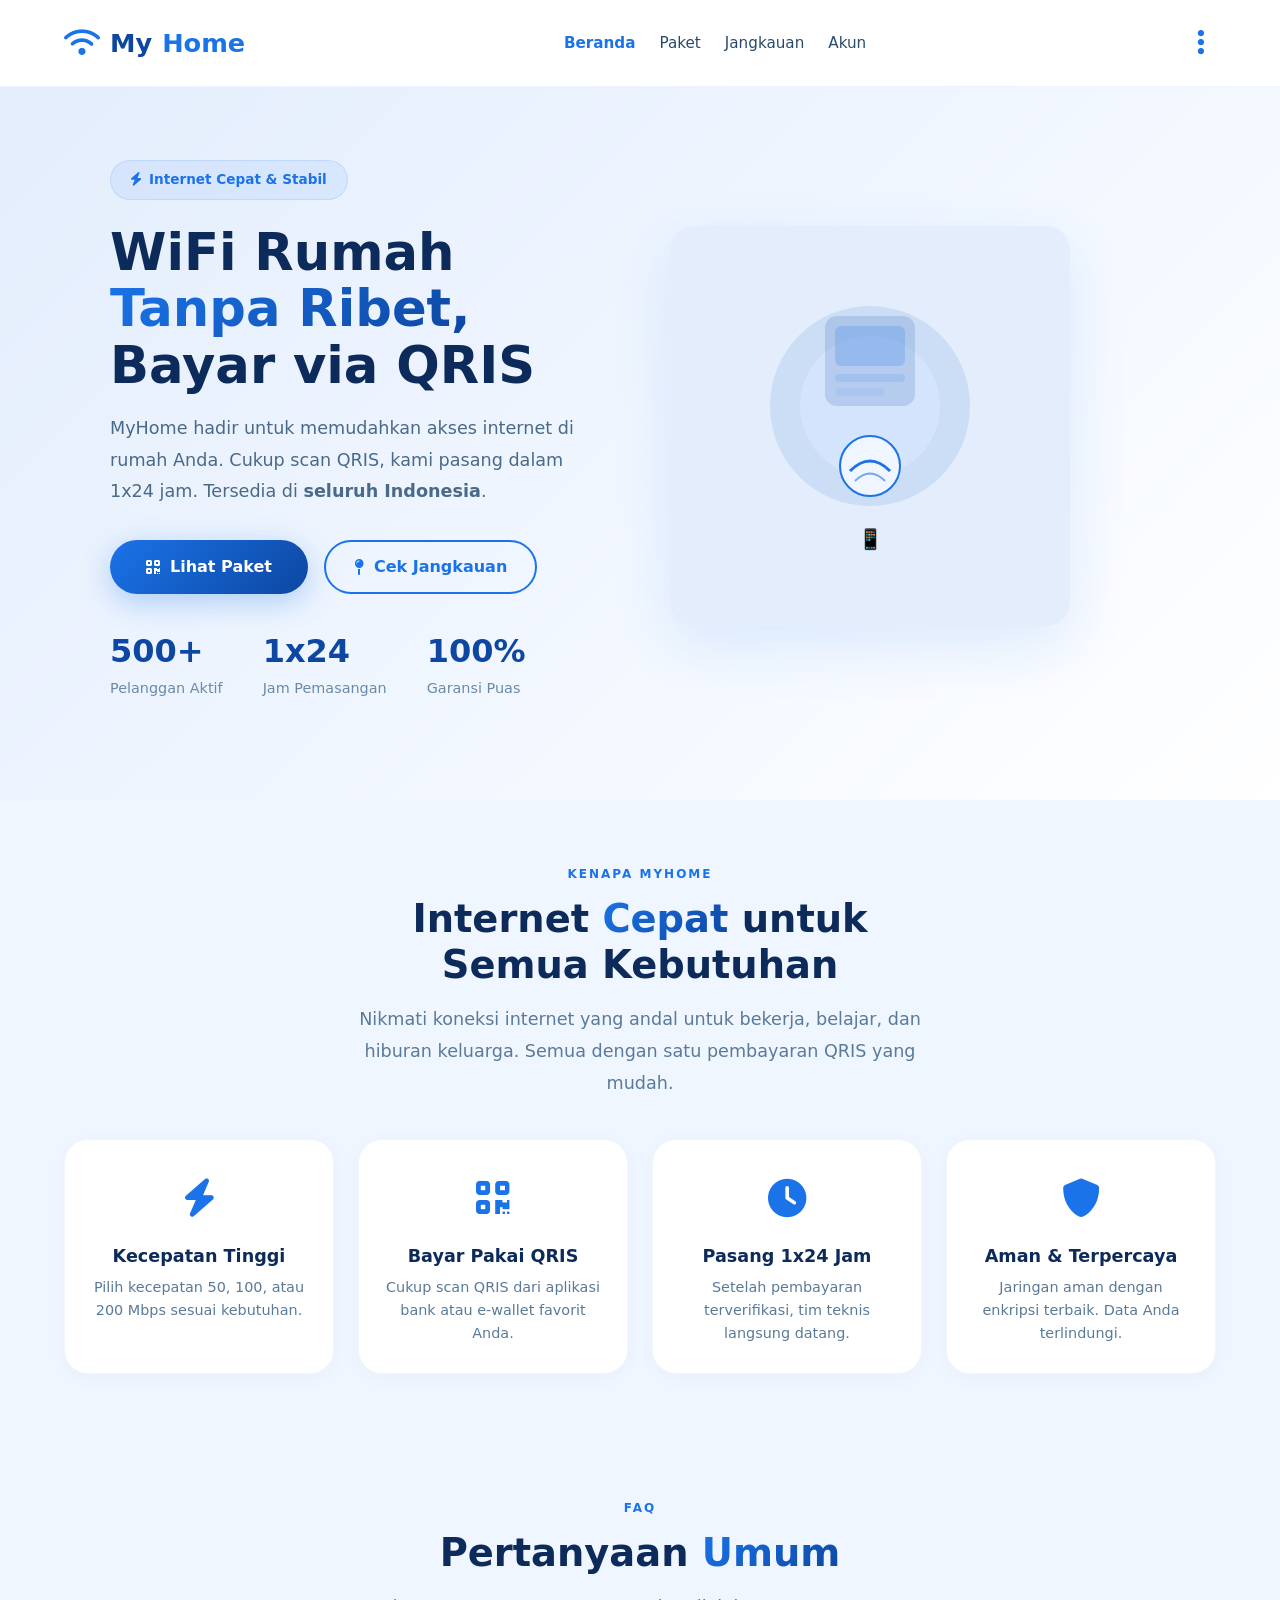
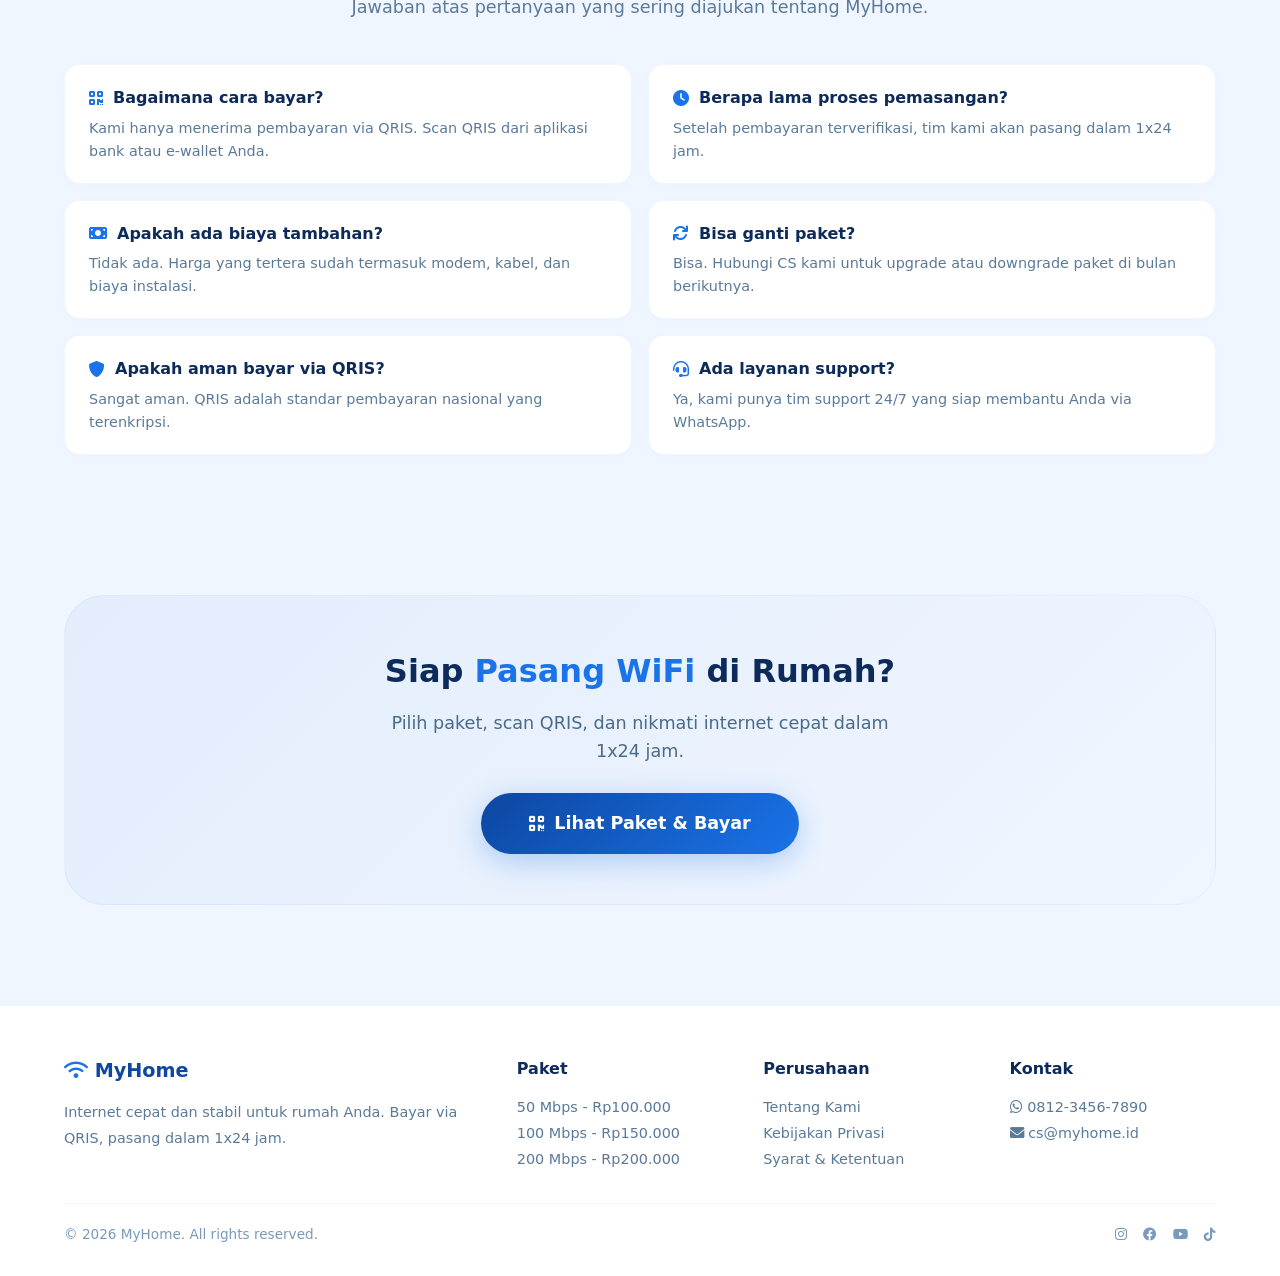
<file: index.html>
<!DOCTYPE html>
<html lang="id">
<head>
    <meta charset="UTF-8" />
    <meta name="viewport" content="width=device-width, initial-scale=1.0"/>
    <title>MyHome - Internet Cepat & Stabil</title>
    <link rel="stylesheet" href="https://cdnjs.cloudflare.com/ajax/libs/font-awesome/6.0.0-beta3/css/all.min.css">
    <link rel="stylesheet" href="style.css">
</head>
<body>

<!-- ===== HEADER ===== -->
<header>
    <div class="container header-flex">
        <div class="logo">
            <i class="fas fa-wifi icon-wifi"></i>
            My<span>Home</span>
        </div>
        <ul class="nav-links">
            <li><a href="index.html" class="active">Beranda</a></li>
            <li><a href="paket.html">Paket</a></li>
            <li><a href="jangkauan.html">Jangkauan</a></li>
            <li><a href="akun.html">Akun</a></li>
        </ul>
        <div class="nav-right">
            <div style="position:relative;">
                <button class="menu-dots" onclick="toggleMenu()" aria-label="Menu">
                    <i class="fas fa-ellipsis-v"></i>
                </button>
                <div class="dropdown-menu" id="dropdownMenu">
                    <a href="index.html"><i class="fas fa-home"></i> Beranda</a>
                    <a href="paket.html"><i class="fas fa-tags"></i> Paket</a>
                    <a href="jangkauan.html"><i class="fas fa-map-pin"></i> Cek Jangkauan</a>
                    <a href="akun.html"><i class="fas fa-user-circle"></i> Akun Saya</a>
                    <div class="menu-divider"></div>
                    <a href="login.html" style="color:#1a73e8; font-weight:600;">
                        <i class="fas fa-sign-in-alt"></i> Login
                    </a>
                    <a href="pesan.html" style="color:#0d47a1; font-weight:600;">
                        <i class="fas fa-qrcode"></i> Pesan Sekarang
                    </a>
                </div>
            </div>
        </div>
    </div>
</header>

<!-- ===== HERO ===== -->
<section class="hero">
    <div class="container hero-grid">
        <div class="hero-text">
            <div class="badge">
                <i class="fas fa-bolt"></i> Internet Cepat & Stabil
            </div>
            <h1>
                WiFi Rumah <br/>
                <span class="gradient">Tanpa Ribet,</span><br/>
                Bayar via QRIS
            </h1>
            <p class="subtitle">
                MyHome hadir untuk memudahkan akses internet di rumah Anda.
                Cukup scan QRIS, kami pasang dalam 1x24 jam. Tersedia di <strong>seluruh Indonesia</strong>.
            </p>
            <div style="display:flex; gap:16px; flex-wrap:wrap;">
                <a href="paket.html" class="btn-primary">
                    <i class="fas fa-qrcode"></i> Lihat Paket
                </a>
                <a href="jangkauan.html" class="btn-outline">
                    <i class="fas fa-map-pin"></i> Cek Jangkauan
                </a>
            </div>
            <div class="hero-stats">
                <div class="stat">
                    <h3>500+</h3>
                    <p>Pelanggan Aktif</p>
                </div>
                <div class="stat">
                    <h3>1x24</h3>
                    <p>Jam Pemasangan</p>
                </div>
                <div class="stat">
                    <h3>100%</h3>
                    <p>Garansi Puas</p>
                </div>
            </div>
        </div>
        <div class="hero-visual">
            <img 
                src="data:image/svg+xml,%3Csvg xmlns='http://www.w3.org/2000/svg' viewBox='0 0 400 400'%3E%3Crect width='400' height='400' fill='%23e3edfc'/%3E%3Ccircle cx='200' cy='180' r='100' fill='%23b3d0f0' opacity='0.5'/%3E%3Ccircle cx='200' cy='180' r='70' fill='%23d4e4fc'/%3E%3Crect x='155' y='90' width='90' height='90' rx='12' fill='%230d47a1' opacity='0.15'/%3E%3Crect x='165' y='100' width='70' height='40' rx='6' fill='%231a73e8' opacity='0.2'/%3E%3Crect x='165' y='148' width='70' height='8' rx='4' fill='%231a73e8' opacity='0.12'/%3E%3Crect x='165' y='162' width='50' height='8' rx='4' fill='%231a73e8' opacity='0.08'/%3E%3Ccircle cx='200' cy='240' r='30' fill='%23f0f6ff' stroke='%231a73e8' stroke-width='2'/%3E%3Cpath d='M180 245 Q200 225 220 245' stroke='%231a73e8' stroke-width='3' fill='none'/%3E%3Cpath d='M185 255 Q200 240 215 255' stroke='%231a73e8' stroke-width='2' fill='none' opacity='0.6'/%3E%3Ctext x='200' y='320' text-anchor='middle' fill='%231a73e8' font-size='20' font-weight='700'%3E📱%3C/text%3E%3C/svg%3E"
                alt="Wanita menggunakan HP dengan headset"
            />
        </div>
    </div>
</section>

<!-- ===== MANFAAT ===== -->
<section>
    <div class="container">
        <div class="text-center">
            <span class="section-label">Kenapa MyHome</span>
            <h2 class="section-title">
                Internet <span class="gradient">Cepat</span> untuk <br/>Semua Kebutuhan
            </h2>
            <p class="section-desc mx-auto">
                Nikmati koneksi internet yang andal untuk bekerja, belajar, dan hiburan
                keluarga. Semua dengan satu pembayaran QRIS yang mudah.
            </p>
        </div>
        <div class="benefit-grid">
            <div class="benefit-card">
                <div class="icon"><i class="fas fa-bolt"></i></div>
                <h4>Kecepatan Tinggi</h4>
                <p>Pilih kecepatan 50, 100, atau 200 Mbps sesuai kebutuhan.</p>
            </div>
            <div class="benefit-card">
                <div class="icon"><i class="fas fa-qrcode"></i></div>
                <h4>Bayar Pakai QRIS</h4>
                <p>Cukup scan QRIS dari aplikasi bank atau e-wallet favorit Anda.</p>
            </div>
            <div class="benefit-card">
                <div class="icon"><i class="fas fa-clock"></i></div>
                <h4>Pasang 1x24 Jam</h4>
                <p>Setelah pembayaran terverifikasi, tim teknis langsung datang.</p>
            </div>
            <div class="benefit-card">
                <div class="icon"><i class="fas fa-shield-alt"></i></div>
                <h4>Aman & Terpercaya</h4>
                <p>Jaringan aman dengan enkripsi terbaik. Data Anda terlindungi.</p>
            </div>
        </div>
    </div>
</section>

<!-- ===== FAQ ===== -->
<section id="faq">
    <div class="container">
        <div class="text-center">
            <span class="section-label">FAQ</span>
            <h2 class="section-title">
                Pertanyaan <span class="gradient">Umum</span>
            </h2>
            <p class="section-desc mx-auto">
                Jawaban atas pertanyaan yang sering diajukan tentang MyHome.
            </p>
        </div>
        <div class="faq-grid">
            <div class="faq-item">
                <h4><i class="fas fa-qrcode"></i> Bagaimana cara bayar?</h4>
                <p>Kami hanya menerima pembayaran via QRIS. Scan QRIS dari aplikasi bank atau e-wallet Anda.</p>
            </div>
            <div class="faq-item">
                <h4><i class="fas fa-clock"></i> Berapa lama proses pemasangan?</h4>
                <p>Setelah pembayaran terverifikasi, tim kami akan pasang dalam 1x24 jam.</p>
            </div>
            <div class="faq-item">
                <h4><i class="fas fa-money-bill"></i> Apakah ada biaya tambahan?</h4>
                <p>Tidak ada. Harga yang tertera sudah termasuk modem, kabel, dan biaya instalasi.</p>
            </div>
            <div class="faq-item">
                <h4><i class="fas fa-sync"></i> Bisa ganti paket?</h4>
                <p>Bisa. Hubungi CS kami untuk upgrade atau downgrade paket di bulan berikutnya.</p>
            </div>
            <div class="faq-item">
                <h4><i class="fas fa-shield-alt"></i> Apakah aman bayar via QRIS?</h4>
                <p>Sangat aman. QRIS adalah standar pembayaran nasional yang terenkripsi.</p>
            </div>
            <div class="faq-item">
                <h4><i class="fas fa-headset"></i> Ada layanan support?</h4>
                <p>Ya, kami punya tim support 24/7 yang siap membantu Anda via WhatsApp.</p>
            </div>
        </div>
    </div>
</section>

<!-- ===== CTA ===== -->
<section>
    <div class="container">
        <div class="cta-section">
            <h2>Siap <span>Pasang WiFi</span> di Rumah?</h2>
            <p>Pilih paket, scan QRIS, dan nikmati internet cepat dalam 1x24 jam.</p>
            <a href="paket.html" class="btn-qris" style="padding:16px 48px; font-size:1.1rem;">
                <i class="fas fa-qrcode"></i> Lihat Paket & Bayar
            </a>
        </div>
    </div>
</section>

<!-- ===== FOOTER ===== -->
<footer>
    <div class="container">
        <div class="footer-grid">
            <div>
                <h4 style="font-size:1.2rem; color:#0d47a1;">
                    <i class="fas fa-wifi" style="color:#1a73e8;"></i> MyHome
                </h4>
                <p>Internet cepat dan stabil untuk rumah Anda. Bayar via QRIS, pasang dalam 1x24 jam.</p>
            </div>
            <div>
                <h4>Paket</h4>
                <ul>
                    <li><a href="paket.html">50 Mbps - Rp100.000</a></li>
                    <li><a href="paket.html">100 Mbps - Rp150.000</a></li>
                    <li><a href="paket.html">200 Mbps - Rp200.000</a></li>
                </ul>
            </div>
            <div>
                <h4>Perusahaan</h4>
                <ul>
                    <li><a href="#">Tentang Kami</a></li>
                    <li><a href="#">Kebijakan Privasi</a></li>
                    <li><a href="#">Syarat & Ketentuan</a></li>
                </ul>
            </div>
            <div>
                <h4>Kontak</h4>
                <ul>
                    <li><i class="fab fa-whatsapp"></i> 0812-3456-7890</li>
                    <li><i class="fas fa-envelope"></i> cs@myhome.id</li>
                </ul>
            </div>
        </div>
        <div class="footer-bottom">
            <span>&copy; 2026 MyHome. All rights reserved.</span>
            <div class="socials">
                <a href="#"><i class="fab fa-instagram"></i></a>
                <a href="#"><i class="fab fa-facebook"></i></a>
                <a href="#"><i class="fab fa-youtube"></i></a>
                <a href="#"><i class="fab fa-tiktok"></i></a>
            </div>
        </div>
    </div>
</footer>

<script>
    function toggleMenu() {
        document.getElementById('dropdownMenu').classList.toggle('active');
    }
    document.addEventListener('click', function(e) {
        const menu = document.getElementById('dropdownMenu');
        const dots = document.querySelector('.menu-dots');
        if (!dots.contains(e.target) && !menu.contains(e.target)) {
            menu.classList.remove('active');
        }
    });
</script>

</body>
</html>
</file>
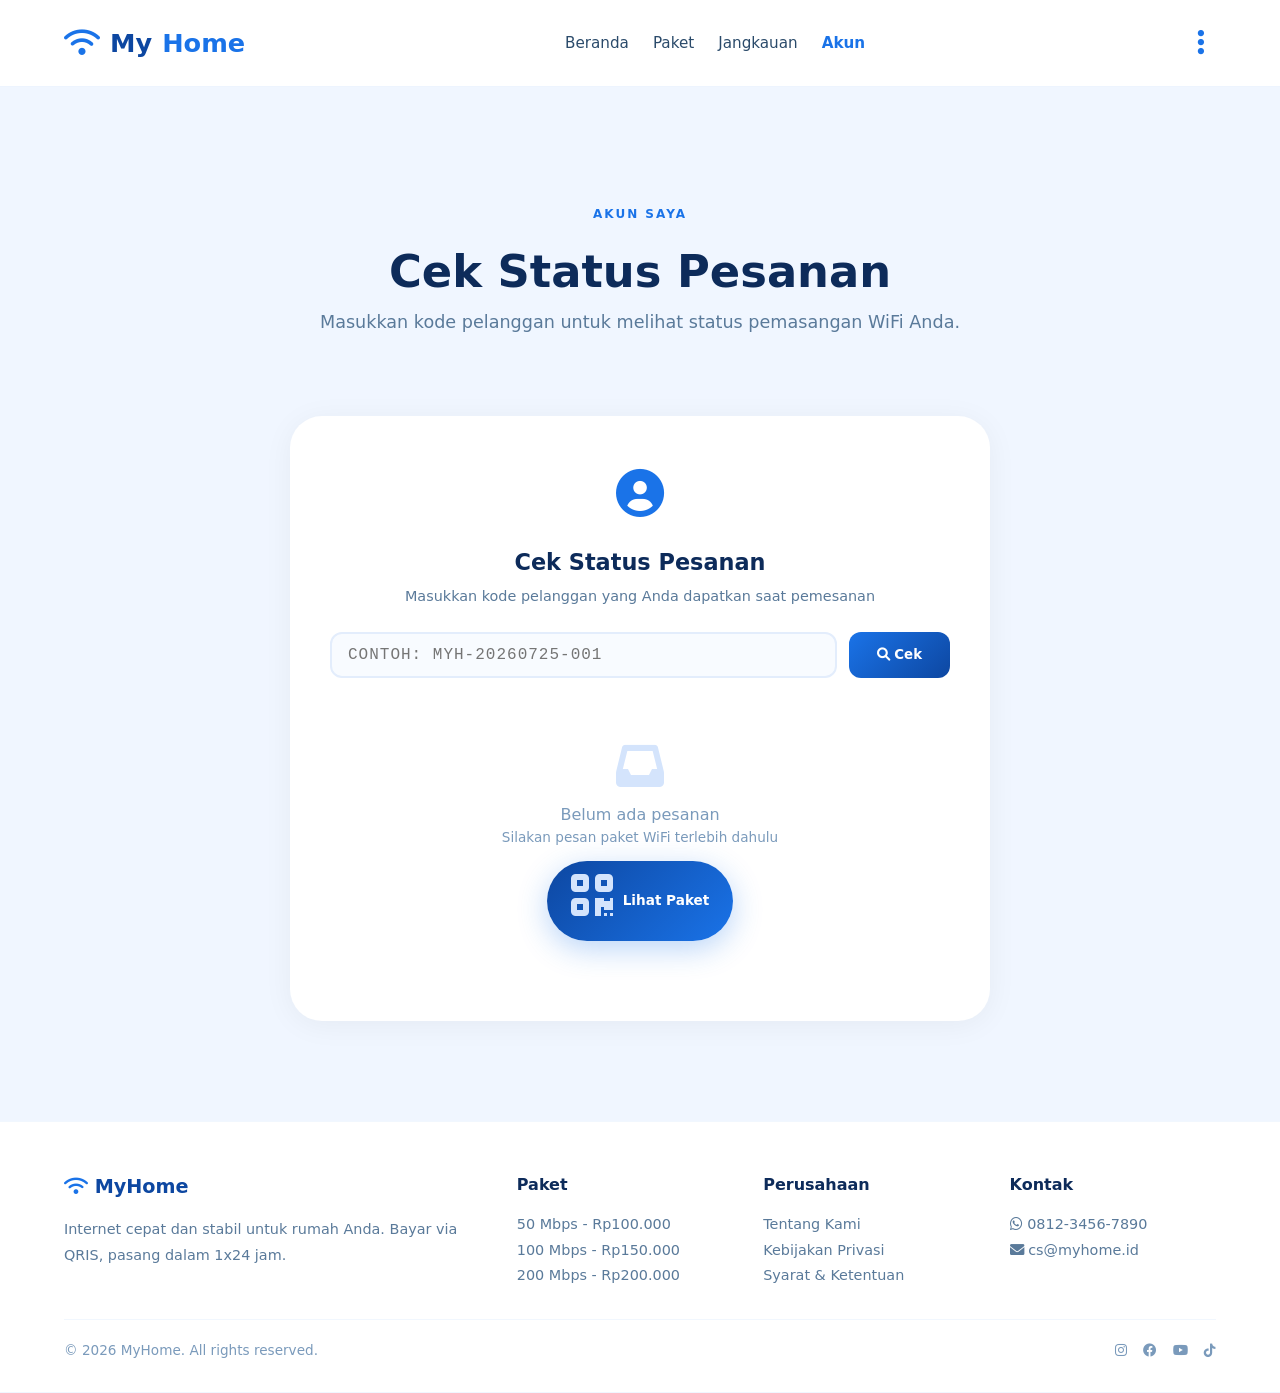
<file: akun.html>
<!DOCTYPE html>
<html lang="id">
<head>
    <meta charset="UTF-8" />
    <meta name="viewport" content="width=device-width, initial-scale=1.0"/>
    <title>MyHome - Cek Status</title>
    <link rel="stylesheet" href="https://cdnjs.cloudflare.com/ajax/libs/font-awesome/6.0.0-beta3/css/all.min.css">
    <link rel="stylesheet" href="style.css">
    <style>
        .page-title {
            text-align: center;
            padding: 120px 0 20px;
        }
        .page-title h1 {
            font-size: 2.8rem;
            font-weight: 800;
            color: #0d2b5a;
        }
        .page-title p {
            color: #5a7a9a;
            font-size: 1.1rem;
        }
        .akun-page {
            padding-bottom: 60px;
        }
        .akun-container {
            max-width: 700px;
            margin: 0 auto;
            background: #ffffff;
            border-radius: 32px;
            padding: 40px;
            box-shadow: 0 4px 30px rgba(0, 0, 0, 0.05);
        }
        .akun-container .icon-big {
            text-align: center;
            font-size: 3rem;
            color: #1a73e8;
            margin-bottom: 12px;
        }
        .akun-container h3 {
            text-align: center;
            font-size: 1.4rem;
            color: #0d2b5a;
            margin-bottom: 4px;
        }
        .akun-container .sub {
            text-align: center;
            color: #5a7a9a;
            font-size: 0.9rem;
            margin-bottom: 24px;
        }

        .cek-form {
            display: flex;
            gap: 12px;
            margin-bottom: 24px;
        }
        .cek-form input {
            flex: 1;
            padding: 12px 16px;
            border: 2px solid #e3edfc;
            border-radius: 12px;
            font-size: 1rem;
            background: #f8fbff;
            color: #0d2b5a;
            font-family: monospace;
            letter-spacing: 1px;
            text-transform: uppercase;
        }
        .cek-form input:focus {
            outline: none;
            border-color: #1a73e8;
            background: #ffffff;
        }
        .cek-form button {
            padding: 12px 28px;
            border: none;
            border-radius: 12px;
            background: linear-gradient(135deg, #1a73e8, #0d47a1);
            color: #fff;
            font-weight: 600;
            cursor: pointer;
            transition: 0.3s;
            white-space: nowrap;
        }
        .cek-form button:hover {
            transform: translateY(-2px);
            box-shadow: 0 8px 20px rgba(26, 115, 232, 0.3);
        }

        .hasil-container {
            display: none;
            border-radius: 16px;
            padding: 24px;
            margin-top: 16px;
            animation: fadeIn 0.3s ease;
        }
        .hasil-container.show {
            display: block;
        }
        .hasil-container.found {
            background: #f8fbff;
            border: 2px solid #1a73e8;
        }
        .hasil-container.notfound {
            background: #ffebee;
            border: 2px solid #e53935;
        }

        @keyframes fadeIn {
            from { opacity: 0; transform: translateY(-8px); }
            to { opacity: 1; transform: translateY(0); }
        }

        .hasil-container .status-badge {
            display: inline-block;
            padding: 6px 20px;
            border-radius: 20px;
            font-size: 0.85rem;
            font-weight: 700;
            margin-bottom: 12px;
        }
        .hasil-container .status-badge.pending {
            background: #fff3cd;
            color: #856404;
        }
        .hasil-container .status-badge.confirmed {
            background: #d4edda;
            color: #155724;
        }

        .hasil-container .info-row {
            display: flex;
            justify-content: space-between;
            padding: 8px 0;
            border-bottom: 1px solid rgba(26, 115, 232, 0.06);
            font-size: 0.95rem;
        }
        .hasil-container .info-row .label {
            color: #5a7a9a;
        }
        .hasil-container .info-row .value {
            font-weight: 600;
            color: #0d2b5a;
            text-align: right;
        }

        .hasil-container .btn-aksi {
            margin-top: 16px;
            display: flex;
            gap: 12px;
            justify-content: center;
            flex-wrap: wrap;
        }

        .pesanan-list {
            margin-top: 24px;
        }
        .pesanan-item {
            background: #f8fbff;
            border: 1px solid rgba(26, 115, 232, 0.06);
            border-radius: 16px;
            padding: 16px 20px;
            margin-bottom: 12px;
            cursor: pointer;
            transition: 0.3s;
            display: flex;
            justify-content: space-between;
            align-items: center;
            flex-wrap: wrap;
            gap: 8px;
        }
        .pesanan-item:hover {
            border-color: #1a73e8;
            background: #f0f6ff;
        }
        .pesanan-item .kode {
            font-weight: 700;
            color: #0d47a1;
            font-family: monospace;
            font-size: 1rem;
        }
        .pesanan-item .status {
            font-size: 0.8rem;
            font-weight: 600;
            padding: 4px 14px;
            border-radius: 20px;
        }
        .pesanan-item .status.pending {
            background: #fff3cd;
            color: #856404;
        }
        .pesanan-item .status.confirmed {
            background: #d4edda;
            color: #155724;
        }
        .pesanan-item .tanggal {
            font-size: 0.85rem;
            color: #7a9abb;
        }

        .empty-state {
            text-align: center;
            padding: 40px 20px;
            color: #7a9abb;
        }
        .empty-state i {
            font-size: 3rem;
            display: block;
            margin-bottom: 12px;
            color: #d4e4fc;
        }

        @media (max-width: 600px) {
            .page-title h1 {
                font-size: 2rem;
            }
            .akun-container {
                padding: 24px;
            }
            .cek-form {
                flex-direction: column;
            }
            .cek-form button {
                width: 100%;
            }
            .hasil-container .info-row {
                flex-direction: column;
                gap: 2px;
            }
            .hasil-container .info-row .value {
                text-align: left;
            }
        }
    </style>
</head>
<body>

<!-- ===== HEADER ===== -->
<header>
    <div class="container header-flex">
        <div class="logo">
            <i class="fas fa-wifi icon-wifi"></i>
            My<span>Home</span>
        </div>
        <ul class="nav-links">
            <li><a href="index.html">Beranda</a></li>
            <li><a href="paket.html">Paket</a></li>
            <li><a href="jangkauan.html">Jangkauan</a></li>
            <li><a href="akun.html" class="active">Akun</a></li>
        </ul>
        <div class="nav-right">
            <div style="position:relative;">
                <button class="menu-dots" onclick="toggleMenu()" aria-label="Menu">
                    <i class="fas fa-ellipsis-v"></i>
                </button>
                <div class="dropdown-menu" id="dropdownMenu">
                    <a href="index.html"><i class="fas fa-home"></i> Beranda</a>
                    <a href="paket.html"><i class="fas fa-tags"></i> Paket</a>
                    <a href="jangkauan.html"><i class="fas fa-map-pin"></i> Cek Jangkauan</a>
                    <a href="akun.html"><i class="fas fa-user-circle"></i> Akun Saya</a>
                    <div class="menu-divider"></div>
                    <a href="login.html" style="color:#1a73e8; font-weight:600;">
                        <i class="fas fa-sign-in-alt"></i> Login
                    </a>
                    <a href="pesan.html" style="color:#0d47a1; font-weight:600;">
                        <i class="fas fa-qrcode"></i> Pesan Sekarang
                    </a>
                </div>
            </div>
        </div>
    </div>
</header>

<!-- ===== CEK STATUS ===== -->
<section class="page-title">
    <div class="container">
        <span class="section-label">Akun Saya</span>
        <h1>Cek Status <span class="gradient">Pesanan</span></h1>
        <p>Masukkan kode pelanggan untuk melihat status pemasangan WiFi Anda.</p>
    </div>
</section>

<section class="akun-page">
    <div class="container">
        <div class="akun-container">
            <div class="icon-big">
                <i class="fas fa-user-circle"></i>
            </div>
            <h3>Cek Status Pesanan</h3>
            <p class="sub">Masukkan kode pelanggan yang Anda dapatkan saat pemesanan</p>

            <div class="cek-form">
                <input type="text" id="inputKode" placeholder="Contoh: MYH-20260725-001" maxlength="20" style="text-transform:uppercase;">
                <button onclick="cekStatus()"><i class="fas fa-search"></i> Cek</button>
            </div>

            <div class="hasil-container" id="hasilContainer">
                <div id="hasilContent"></div>
            </div>

            <div class="pesanan-list" id="pesananList">
                <div class="empty-state">
                    <i class="fas fa-inbox"></i>
                    <p>Belum ada pesanan</p>
                    <p style="font-size:0.85rem;">Silakan pesan paket WiFi terlebih dahulu</p>
                    <a href="paket.html" class="btn-qris" style="margin-top:12px; padding:10px 24px; font-size:0.85rem;">
                        <i class="fas fa-qrcode"></i> Lihat Paket
                    </a>
                </div>
            </div>
        </div>
    </div>
</section>

<!-- ===== FOOTER ===== -->
<footer>
    <div class="container">
        <div class="footer-grid">
            <div>
                <h4 style="font-size:1.2rem; color:#0d47a1;">
                    <i class="fas fa-wifi" style="color:#1a73e8;"></i> MyHome
                </h4>
                <p>Internet cepat dan stabil untuk rumah Anda. Bayar via QRIS, pasang dalam 1x24 jam.</p>
            </div>
            <div>
                <h4>Paket</h4>
                <ul>
                    <li><a href="paket.html">50 Mbps - Rp100.000</a></li>
                    <li><a href="paket.html">100 Mbps - Rp150.000</a></li>
                    <li><a href="paket.html">200 Mbps - Rp200.000</a></li>
                </ul>
            </div>
            <div>
                <h4>Perusahaan</h4>
                <ul>
                    <li><a href="#">Tentang Kami</a></li>
                    <li><a href="#">Kebijakan Privasi</a></li>
                    <li><a href="#">Syarat & Ketentuan</a></li>
                </ul>
            </div>
            <div>
                <h4>Kontak</h4>
                <ul>
                    <li><i class="fab fa-whatsapp"></i> 0812-3456-7890</li>
                    <li><i class="fas fa-envelope"></i> cs@myhome.id</li>
                </ul>
            </div>
        </div>
        <div class="footer-bottom">
            <span>&copy; 2026 MyHome. All rights reserved.</span>
            <div class="socials">
                <a href="#"><i class="fab fa-instagram"></i></a>
                <a href="#"><i class="fab fa-facebook"></i></a>
                <a href="#"><i class="fab fa-youtube"></i></a>
                <a href="#"><i class="fab fa-tiktok"></i></a>
            </div>
        </div>
    </div>
</footer>

<script>
    function toggleMenu() {
        document.getElementById('dropdownMenu').classList.toggle('active');
    }
    document.addEventListener('click', function(e) {
        const menu = document.getElementById('dropdownMenu');
        const dots = document.querySelector('.menu-dots');
        if (!dots.contains(e.target) && !menu.contains(e.target)) {
            menu.classList.remove('active');
        }
    });

    // ===== LOAD DATA =====
    function loadPesanan() {
        const pesanan = JSON.parse(localStorage.getItem('myhome_pesanan') || '[]');
        const list = document.getElementById('pesananList');

        if (pesanan.length === 0) {
            list.innerHTML = `
                <div class="empty-state">
                    <i class="fas fa-inbox"></i>
                    <p>Belum ada pesanan</p>
                    <p style="font-size:0.85rem;">Silakan pesan paket WiFi terlebih dahulu</p>
                    <a href="paket.html" class="btn-qris" style="margin-top:12px; padding:10px 24px; font-size:0.85rem;">
                        <i class="fas fa-qrcode"></i> Lihat Paket
                    </a>
                </div>
            `;
            return;
        }

        list.innerHTML = pesanan.map(p => `
            <div class="pesanan-item" onclick="cariKode('${p.kode}')">
                <div>
                    <div class="kode">🔑 ${p.kode}</div>
                    <div class="tanggal">${p.tanggalPesan ? new Date(p.tanggalPesan).toLocaleDateString('id-ID') : '-'}</div>
                </div>
                <div>
                    <span class="status ${p.status === 'confirmed' ? 'confirmed' : 'pending'}">
                        ${p.status === 'confirmed' ? '✅ Dikonfirmasi' : '⏳ Menunggu'}
                    </span>
                </div>
            </div>
        `).join('');
    }

    // ===== CEK STATUS =====
    function cekStatus() {
        const kode = document.getElementById('inputKode').value.trim().toUpperCase();
        const container = document.getElementById('hasilContainer');
        const content = document.getElementById('hasilContent');

        if (!kode) {
            alert('Silakan masukkan kode pelanggan!');
            return;
        }

        const pesanan = JSON.parse(localStorage.getItem('myhome_pesanan') || '[]');
        const found = pesanan.find(p => p.kode === kode);

        if (found) {
            container.className = 'hasil-container show found';
            const statusText = found.status === 'confirmed' ? '✅ Sudah Dikonfirmasi' : '⏳ Menunggu Konfirmasi';
            const statusClass = found.status === 'confirmed' ? 'confirmed' : 'pending';

            content.innerHTML = `
                <div class="status-badge ${statusClass}">${statusText}</div>
                <div class="info-row">
                    <span class="label">🔑 Kode Pelanggan</span>
                    <span class="value">${found.kode}</span>
                </div>
                <div class="info-row">
                    <span class="label">📦 Paket</span>
                    <span class="value">${found.paket}</span>
                </div>
                <div class="info-row">
                    <span class="label">💰 Harga</span>
                    <span class="value">Rp ${found.harga.toLocaleString('id-ID')}</span>
                </div>
                <div class="info-row">
                    <span class="label">👤 Nama</span>
                    <span class="value">${found.nama}</span>
                </div>
                <div class="info-row">
                    <span class="label">📱 HP/WA</span>
                    <span class="value">${found.hp}</span>
                </div>
                <div class="info-row">
                    <span class="label">📍 Alamat</span>
                    <span class="value">${found.alamat}, ${found.kecamatan}, ${found.kota}, ${found.provinsi}</span>
                </div>
                <div class="info-row">
                    <span class="label">📅 Tanggal Pasang</span>
                    <span class="value">${found.tanggal}</span>
                </div>
                <div class="info-row">
                    <span class="label">🕐 Jam Pasang</span>
                    <span class="value">${found.jam}</span>
                </div>
                ${found.bukti ? `<div class="info-row">
                    <span class="label">📎 Bukti Transfer</span>
                    <span class="value">${found.bukti}</span>
                </div>` : ''}
                <div class="info-row">
                    <span class="label">📅 Tanggal Pesan</span>
                    <span class="value">${found.tanggalPesan ? new Date(found.tanggalPesan).toLocaleDateString('id-ID') : '-'}</span>
                </div>
                <div class="btn-aksi">
                    ${found.status === 'pending' ? `
                        <a href="pesan.html" class="btn-qris" style="padding:10px 24px; font-size:0.85rem;">
                            <i class="fas fa-upload"></i> Upload Ulang
                        </a>
                    ` : `
                        <a href="pesan.html" class="btn-outline" style="padding:10px 24px; font-size:0.85rem;">
                            <i class="fas fa-plus"></i> Pesan Lagi
                        </a>
                    `}
                    <button class="btn-outline" onclick="document.getElementById('inputKode').value=''; document.getElementById('hasilContainer').className='hasil-container';" style="padding:10px 24px; font-size:0.85rem;">
                        <i class="fas fa-times"></i> Tutup
                    </button>
                </div>
            `;
        } else {
            container.className = 'hasil-container show notfound';
            content.innerHTML = `
                <div style="text-align:center; padding:16px 0;">
                    <i class="fas fa-exclamation-circle" style="font-size:3rem; color:#e53935; display:block; margin-bottom:12px;"></i>
                    <h4 style="color:#0d2b5a;">❌ Kode Tidak Ditemukan</h4>
                    <p style="color:#5a7a9a;">Kode pelanggan <strong>${kode}</strong> tidak ditemukan.</p>
                    <p style="color:#5a7a9a; font-size:0.9rem;">Pastikan kode yang Anda masukkan benar.</p>
                    <button class="btn-primary" onclick="document.getElementById('inputKode').value=''; document.getElementById('hasilContainer').className='hasil-container';" style="margin-top:12px; padding:10px 24px; font-size:0.85rem;">
                        <i class="fas fa-undo"></i> Coba Lagi
                    </button>
                </div>
            `;
        }
    }

    function cariKode(kode) {
        document.getElementById('inputKode').value = kode;
        cekStatus();
        document.getElementById('inputKode').scrollIntoView({ behavior: 'smooth' });
    }

    // ===== CEK URL PARAM =====
    const urlParams = new URLSearchParams(window.location.search);
    const kodeParam = urlParams.get('kode');
    if (kodeParam) {
        document.getElementById('inputKode').value = kodeParam;
        setTimeout(cekStatus, 500);
    }

    // ===== LOAD =====
    loadPesanan();

    // Enter key
    document.getElementById('inputKode').addEventListener('keyup', function(e) {
        if (e.key === 'Enter') cekStatus();
    });
</script>

</body>
</html>
</file>
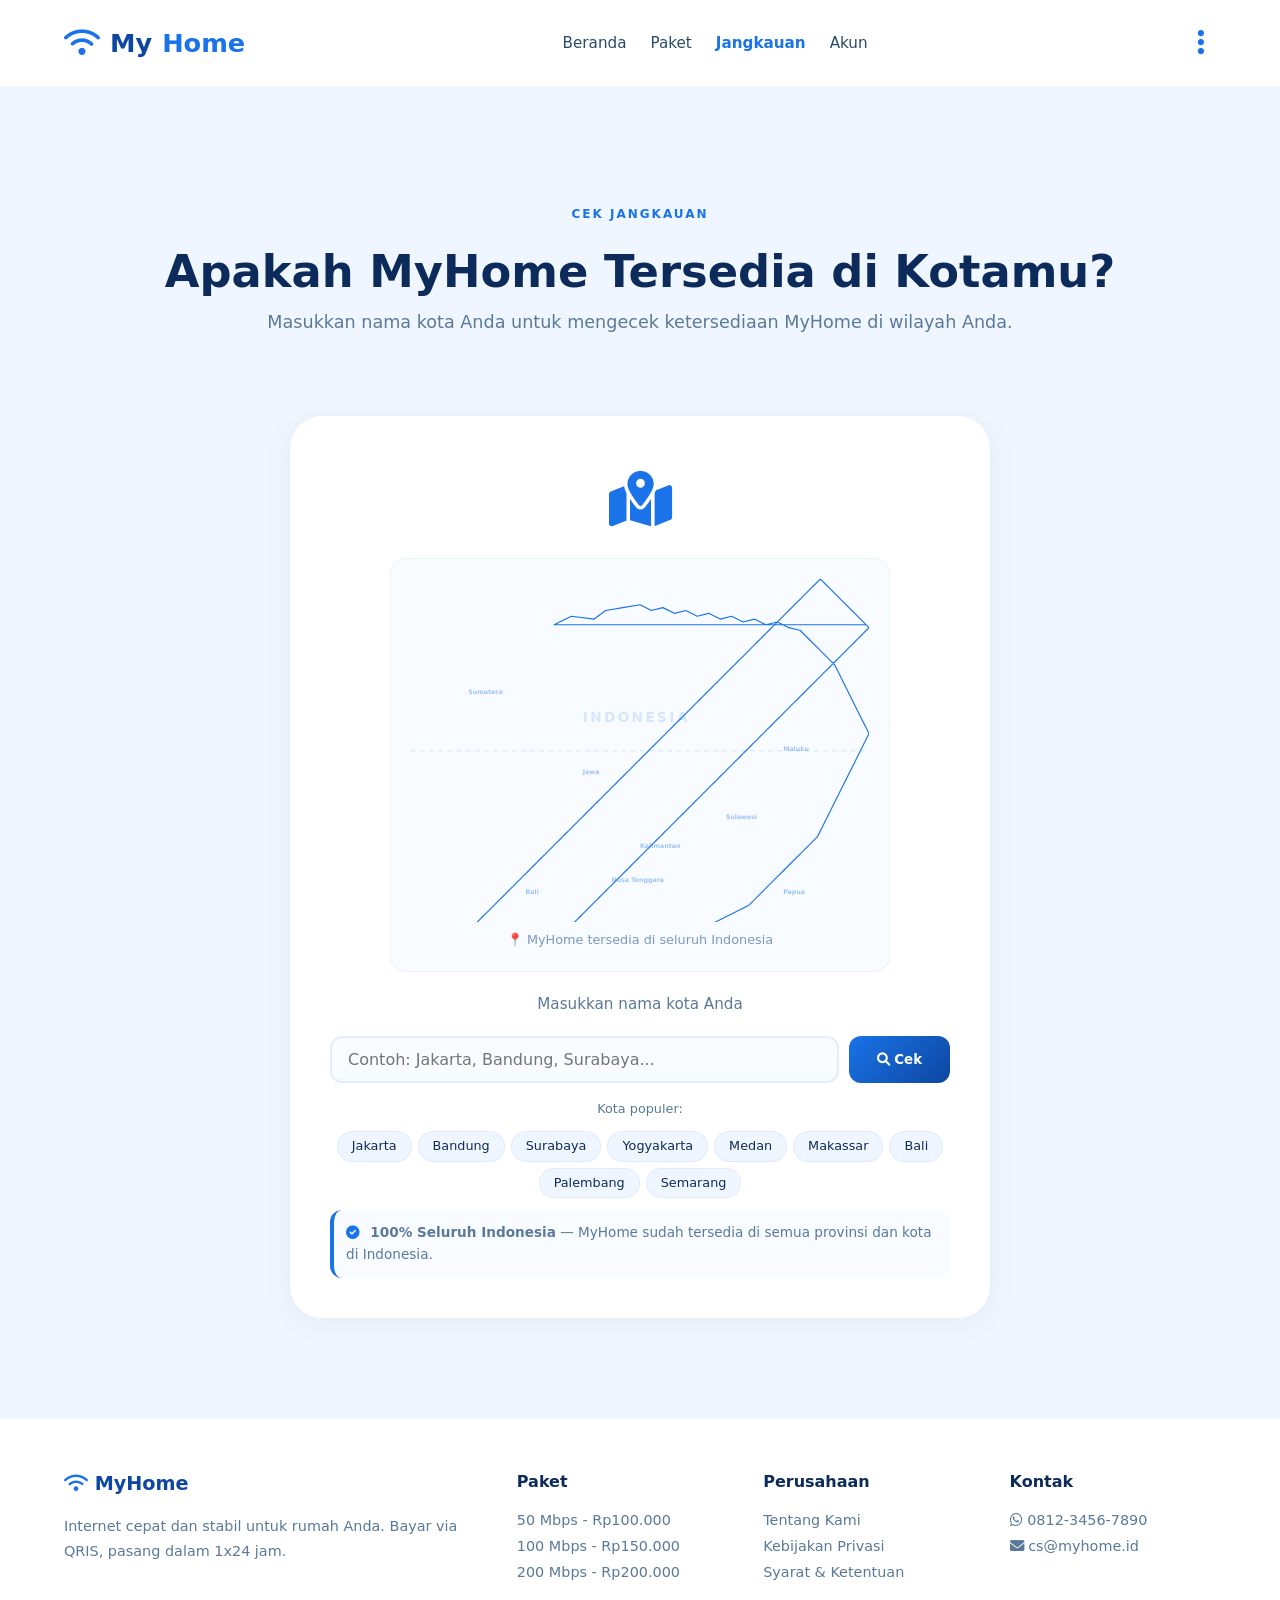
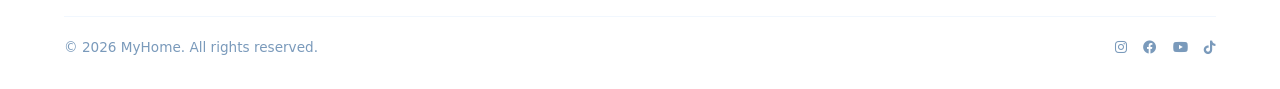
<file: jangkauan.html>
<!DOCTYPE html>
<html lang="id">
<head>
    <meta charset="UTF-8" />
    <meta name="viewport" content="width=device-width, initial-scale=1.0"/>
    <title>MyHome - Cek Jangkauan</title>
    <link rel="stylesheet" href="https://cdnjs.cloudflare.com/ajax/libs/font-awesome/6.0.0-beta3/css/all.min.css">
    <link rel="stylesheet" href="style.css">
    <script src="data.js"></script>
    <style>
        .page-title {
            text-align: center;
            padding: 120px 0 20px;
        }
        .page-title h1 {
            font-size: 2.8rem;
            font-weight: 800;
            color: #0d2b5a;
        }
        .page-title p {
            color: #5a7a9a;
            font-size: 1.1rem;
        }
        .jangkauan-page {
            padding-bottom: 60px;
        }
        .jangkauan-box {
            max-width: 700px;
            margin: 0 auto;
            background: #ffffff;
            border-radius: 32px;
            padding: 40px;
            box-shadow: 0 4px 30px rgba(0, 0, 0, 0.05);
            text-align: center;
        }
        .jangkauan-box .icon-big {
            font-size: 3.5rem;
            color: #1a73e8;
            margin-bottom: 12px;
        }
        .jangkauan-box .sub {
            color: #5a7a9a;
            font-size: 0.95rem;
            margin-bottom: 20px;
        }

        .peta-indonesia {
            width: 100%;
            max-width: 500px;
            margin: 0 auto 20px;
            padding: 20px;
            background: #f8fbff;
            border-radius: 16px;
            border: 1px solid rgba(26, 115, 232, 0.06);
        }
        .peta-indonesia svg {
            width: 100%;
            height: auto;
            display: block;
        }
        .peta-indonesia .label-peta {
            font-size: 0.8rem;
            color: #7a9abb;
            margin-top: 8px;
        }

        .form-cek-kota {
            display: flex;
            gap: 10px;
            margin-bottom: 16px;
        }
        .form-cek-kota input {
            flex: 1;
            padding: 12px 16px;
            border: 2px solid #e3edfc;
            border-radius: 12px;
            font-size: 1rem;
            transition: 0.3s;
            background: #f8fbff;
            color: #0d2b5a;
        }
        .form-cek-kota input:focus {
            outline: none;
            border-color: #1a73e8;
            background: #ffffff;
        }
        .form-cek-kota button {
            padding: 12px 28px;
            border: none;
            border-radius: 12px;
            background: linear-gradient(135deg, #1a73e8, #0d47a1);
            color: #fff;
            font-weight: 600;
            cursor: pointer;
            transition: 0.3s;
            white-space: nowrap;
        }
        .form-cek-kota button:hover {
            transform: translateY(-2px);
            box-shadow: 0 8px 20px rgba(26, 115, 232, 0.3);
        }

        .city-quick-list {
            display: flex;
            flex-wrap: wrap;
            gap: 6px;
            justify-content: center;
            margin: 12px 0 8px;
        }
        .city-quick-list .city-tag {
            background: #f0f6ff;
            border: 1px solid rgba(26, 115, 232, 0.08);
            padding: 4px 14px;
            border-radius: 20px;
            font-size: 0.8rem;
            color: #0d2b5a;
            cursor: pointer;
            transition: 0.2s;
            font-weight: 500;
        }
        .city-quick-list .city-tag:hover {
            background: #e3edfc;
            border-color: #1a73e8;
        }

        .hasil-cek {
            display: none;
            border-radius: 16px;
            padding: 20px;
            margin: 16px 0;
            animation: fadeIn 0.3s ease;
        }
        .hasil-cek.show {
            display: block;
        }
        .hasil-cek.sukses {
            background: #e8f5e9;
            border: 2px solid #00a86b;
        }
        .hasil-cek.error {
            background: #ffebee;
            border: 2px solid #e53935;
        }
        .hasil-cek .check-icon {
            font-size: 3rem;
            margin-bottom: 8px;
        }
        .hasil-cek.sukses .check-icon {
            color: #00a86b;
        }
        .hasil-cek.error .check-icon {
            color: #e53935;
        }
        .hasil-cek h4 {
            color: #0d2b5a;
            font-size: 1.1rem;
            margin-bottom: 4px;
        }
        .hasil-cek p {
            color: #4a6a8a;
            font-size: 0.95rem;
            margin-bottom: 16px;
        }
        .hasil-cek .btn-success {
            display: inline-flex;
            text-decoration: none;
        }
        .hasil-cek .suggestions {
            margin-top: 12px;
            padding-top: 12px;
            border-top: 1px solid rgba(0,0,0,0.06);
        }
        .hasil-cek .suggestions .label {
            font-size: 0.8rem;
            color: #5a7a9a;
            margin-bottom: 6px;
        }
        .hasil-cek .suggestions .city-tag {
            display: inline-block;
            background: #f0f6ff;
            border: 1px solid rgba(26, 115, 232, 0.08);
            padding: 4px 14px;
            border-radius: 20px;
            font-size: 0.8rem;
            color: #0d2b5a;
            cursor: pointer;
            transition: 0.2s;
            font-weight: 500;
            margin: 3px;
        }
        .hasil-cek .suggestions .city-tag:hover {
            background: #e3edfc;
            border-color: #1a73e8;
        }

        .note-jangkauan {
            font-size: 0.85rem;
            color: #5a7a9a;
            margin-top: 12px;
            padding: 12px;
            background: #f8fbff;
            border-radius: 12px;
            border-left: 4px solid #1a73e8;
            text-align: left;
        }
        .note-jangkauan i {
            color: #1a73e8;
            margin-right: 6px;
        }

        @keyframes fadeIn {
            from { opacity: 0; transform: translateY(-8px); }
            to { opacity: 1; transform: translateY(0); }
        }

        @media (max-width: 600px) {
            .page-title h1 {
                font-size: 2rem;
            }
            .jangkauan-box {
                padding: 24px;
            }
            .form-cek-kota {
                flex-direction: column;
            }
            .form-cek-kota button {
                width: 100%;
            }
        }
    </style>
</head>
<body>

<!-- ===== HEADER ===== -->
<header>
    <div class="container header-flex">
        <div class="logo">
            <i class="fas fa-wifi icon-wifi"></i>
            My<span>Home</span>
        </div>
        <ul class="nav-links">
            <li><a href="index.html">Beranda</a></li>
            <li><a href="paket.html">Paket</a></li>
            <li><a href="jangkauan.html" class="active">Jangkauan</a></li>
            <li><a href="akun.html">Akun</a></li>
        </ul>
        <div class="nav-right">
            <div style="position:relative;">
                <button class="menu-dots" onclick="toggleMenu()" aria-label="Menu">
                    <i class="fas fa-ellipsis-v"></i>
                </button>
                <div class="dropdown-menu" id="dropdownMenu">
                    <a href="index.html"><i class="fas fa-home"></i> Beranda</a>
                    <a href="paket.html"><i class="fas fa-tags"></i> Paket</a>
                    <a href="jangkauan.html"><i class="fas fa-map-pin"></i> Cek Jangkauan</a>
                    <a href="akun.html"><i class="fas fa-user-circle"></i> Akun Saya</a>
                    <div class="menu-divider"></div>
                    <a href="login.html" style="color:#1a73e8; font-weight:600;">
                        <i class="fas fa-sign-in-alt"></i> Login
                    </a>
                    <a href="pesan.html" style="color:#0d47a1; font-weight:600;">
                        <i class="fas fa-qrcode"></i> Pesan Sekarang
                    </a>
                </div>
            </div>
        </div>
    </div>
</header>

<!-- ===== CEK JANGKAUAN ===== -->
<section class="page-title">
    <div class="container">
        <span class="section-label">Cek Jangkauan</span>
        <h1>Apakah <span class="gradient">MyHome</span> Tersedia di Kotamu?</h1>
        <p>Masukkan nama kota Anda untuk mengecek ketersediaan MyHome di wilayah Anda.</p>
    </div>
</section>

<section class="jangkauan-page">
    <div class="container">
        <div class="jangkauan-box">
            <div class="icon-big">
                <i class="fas fa-map-marked-alt"></i>
            </div>

            <!-- PETA INDONESIA OUTLINE -->
            <div class="peta-indonesia">
                <svg viewBox="0 0 800 600" xmlns="http://www.w3.org/2000/svg">
                    <path d="M250,80 L280,65 L320,70 L340,55 L370,50 L400,45 L420,55 L440,50 L460,60 L480,55 L500,65 L520,60 L540,70 L560,65 L580,75 L600,70 L620,80 L640,75 L660,85 L680,90 L690,100 L700,110 L710,120 L720,130 L730,140 L740,150 L745,160 L750,170 L755,180 L760,190 L765,200 L770,210 L775,220 L780,230 L785,240 L790,250 L795,260 L800,270 L795,280 L790,290 L785,300 L780,310 L775,320 L770,330 L765,340 L760,350 L755,360 L750,370 L745,380 L740,390 L735,400 L730,410 L725,420 L720,430 L715,440 L710,450 L700,460 L690,470 L680,480 L670,490 L660,500 L650,510 L640,520 L630,530 L620,540 L610,550 L600,560 L590,570 L580,575 L570,580 L560,585 L550,590 L540,595 L530,600 L520,605 L510,610 L500,615 L490,620 L480,625 L470,630 L460,635 L450,640 L440,645 L430,650 L420,655 L410,660 L400,665 L390,670 L380,675 L370,680 L360,685 L350,690 L340,695 L330,700 L320,705 L310,710 L300,715 L290,720 L280,725 L270,730 L260,735 L250,740 L240,745 L230,750 L220,755 L210,760 L200,765 L190,770 L180,775 L170,780 L160,785 L150,790 L140,795 L130,800 L120,795 L110,790 L100,785 L90,780 L80,775 L70,770 L60,765 L50,760 L40,755 L35,750 L30,745 L25,740 L20,735 L15,730 L10,725 L5,720 L0,715 L5,710 L10,705 L15,700 L20,695 L25,690 L30,685 L35,680 L40,675 L45,670 L50,665 L55,660 L60,655 L65,650 L70,645 L75,640 L80,635 L85,630 L90,625 L95,620 L100,615 L105,610 L110,605 L115,600 L120,595 L125,590 L130,585 L135,580 L140,575 L145,570 L150,565 L155,560 L160,555 L165,550 L170,545 L175,540 L180,535 L185,530 L190,525 L195,520 L200,515 L205,510 L210,505 L215,500 L220,495 L225,490 L230,485 L235,480 L240,475 L245,470 L250,465 L255,460 L260,455 L265,450 L270,445 L275,440 L280,435 L285,430 L290,425 L295,420 L300,415 L305,410 L310,405 L315,400 L320,395 L325,390 L330,385 L335,380 L340,375 L345,370 L350,365 L355,360 L360,355 L365,350 L370,345 L375,340 L380,335 L385,330 L390,325 L395,320 L400,315 L405,310 L410,305 L415,300 L420,295 L425,290 L430,285 L435,280 L440,275 L445,270 L450,265 L455,260 L460,255 L465,250 L470,245 L475,240 L480,235 L485,230 L490,225 L495,220 L500,215 L505,210 L510,205 L515,200 L520,195 L525,190 L530,185 L535,180 L540,175 L545,170 L550,165 L555,160 L560,155 L565,150 L570,145 L575,140 L580,135 L585,130 L590,125 L595,120 L600,115 L605,110 L610,105 L615,100 L620,95 L625,90 L630,85 L635,80 L640,75 L645,70 L650,65 L655,60 L660,55 L665,50 L670,45 L675,40 L680,35 L685,30 L690,25 L695,20 L700,15 L705,10 L710,5 L715,0 L720,5 L725,10 L730,15 L735,20 L740,25 L745,30 L750,35 L755,40 L760,45 L765,50 L770,55 L775,60 L780,65 L785,70 L790,75 L795,80 L800,85 L795,90 L790,95 L785,100 L780,105 L775,110 L770,115 L765,120 L760,125 L755,130 L750,135 L745,140 L740,145 L735,150 L730,155 L725,160 L720,165 L715,170 L710,175 L705,180 L700,185 L695,190 L690,195 L685,200 L680,205 L675,210 L670,215 L665,220 L660,225 L655,230 L650,235 L645,240 L640,245 L635,250 L630,255 L625,260 L620,265 L615,270 L610,275 L605,280 L600,285 L595,290 L590,295 L585,300 L580,305 L575,310 L570,315 L565,320 L560,325 L555,330 L550,335 L545,340 L540,345 L535,350 L530,355 L525,360 L520,365 L515,370 L510,375 L505,380 L500,385 L495,390 L490,395 L485,400 L480,405 L475,410 L470,415 L465,420 L460,425 L455,430 L450,435 L445,440 L440,445 L435,450 L430,455 L425,460 L420,465 L415,470 L410,475 L405,480 L400,485 L395,490 L390,495 L385,500 L380,505 L375,510 L370,515 L365,520 L360,525 L355,530 L350,535 L345,540 L340,545 L335,550 L330,555 L325,560 L320,565 L315,570 L310,575 L305,580 L300,585 L295,590 L290,595 L285,600 L280,605 L275,610 L270,615 L265,620 L260,625 L255,630 L250,635 L245,640 L240,645 L235,650 L230,655 L225,660 L220,665 L215,670 L210,675 L205,680 L200,685 L195,690 L190,695 L185,700 L180,705 L175,710 L170,715 L165,720 L160,725 L155,730 L150,735 L145,740 L140,745 L135,750 L130,755 L125,760 L120,765 L115,770 L110,775 L105,780 L100,785 L95,790 L90,795 L85,800 L80,795 L75,790 L70,785 L65,780 L60,775 L55,770 L50,765 L45,760 L40,755 L35,750 L30,745 L25,740 L20,735 L15,730 L10,725 L5,720 L0,715 L5,710 L10,705 L15,700 L20,695 L25,690 L30,685 L35,680 L40,675 L45,670 L50,665 L55,660 L60,655 L65,650 L70,645 L75,640 L80,635 L85,630 L90,625 L95,620 L100,615 L105,610 L110,605 L115,600 L120,595 L125,590 L130,585 L135,580 L140,575 L145,570 L150,565 L155,560 L160,555 L165,550 L170,545 L175,540 L180,535 L185,530 L190,525 L195,520 L200,515 L205,510 L210,505 L215,500 L220,495 L225,490 L230,485 L235,480 L240,475 L245,470 L250,465 L255,460 L260,455 L265,450 L270,445 L275,440 L280,435 L285,430 L290,425 L295,420 L300,415 L305,410 L310,405 L315,400 L320,395 L325,390 L330,385 L335,380 L340,375 L345,370 L350,365 L355,360 L360,355 L365,350 L370,345 L375,340 L380,335 L385,330 L390,325 L395,320 L400,315 L405,310 L410,305 L415,300 L420,295 L425,290 L430,285 L435,280 L440,275 L445,270 L450,265 L455,260 L460,255 L465,250 L470,245 L475,240 L480,235 L485,230 L490,225 L495,220 L500,215 L505,210 L510,205 L515,200 L520,195 L525,190 L530,185 L535,180 L540,175 L545,170 L550,165 L555,160 L560,155 L565,150 L570,145 L575,140 L580,135 L585,130 L590,125 L595,120 L600,115 L605,110 L610,105 L615,100 L620,95 L625,90 L630,85 L635,80 L640,75 L645,70 L650,65 L655,60 L660,55 L665,50 L670,45 L675,40 L680,35 L685,30 L690,25 L695,20 L700,15 L705,10 L710,5 L715,0 L720,5 L725,10 L730,15 L735,20 L740,25 L745,30 L750,35 L755,40 L760,45 L765,50 L770,55 L775,60 L780,65 L785,70 L790,75 L795,80 Z" 
                    fill="none" stroke="#1a73e8" stroke-width="2" stroke-linejoin="round"/>
                    <line x1="0" y1="300" x2="800" y2="300" stroke="#1a73e8" stroke-width="1" stroke-dasharray="8,8" opacity="0.3"/>
                    <text x="300" y="250" font-size="24" font-weight="800" fill="#1a73e8" opacity="0.15" letter-spacing="4">INDONESIA</text>
                    <text x="100" y="200" font-size="11" fill="#1a73e8" opacity="0.4" font-weight="600">Sumatera</text>
                    <text x="300" y="340" font-size="11" fill="#1a73e8" opacity="0.4" font-weight="600">Jawa</text>
                    <text x="550" y="420" font-size="11" fill="#1a73e8" opacity="0.4" font-weight="600">Sulawesi</text>
                    <text x="650" y="550" font-size="11" fill="#1a73e8" opacity="0.4" font-weight="600">Papua</text>
                    <text x="400" y="470" font-size="11" fill="#1a73e8" opacity="0.4" font-weight="600">Kalimantan</text>
                    <text x="350" y="530" font-size="11" fill="#1a73e8" opacity="0.4" font-weight="600">Nusa Tenggara</text>
                    <text x="200" y="550" font-size="11" fill="#1a73e8" opacity="0.4" font-weight="600">Bali</text>
                    <text x="650" y="300" font-size="11" fill="#1a73e8" opacity="0.4" font-weight="600">Maluku</text>
                </svg>
                <div class="label-peta">📍 MyHome tersedia di seluruh Indonesia</div>
            </div>

            <div class="sub">Masukkan nama kota Anda</div>

            <div class="form-cek-kota">
                <input type="text" id="inputKota" placeholder="Contoh: Jakarta, Bandung, Surabaya..." onkeyup="if(event.key==='Enter') cekKota()">
                <button onclick="cekKota()"><i class="fas fa-search"></i> Cek</button>
            </div>

            <div style="font-size:0.8rem; color:#5a7a9a; margin-bottom:4px;">Kota populer:</div>
            <div class="city-quick-list">
                <span class="city-tag" onclick="pilihKota('Jakarta')">Jakarta</span>
                <span class="city-tag" onclick="pilihKota('Bandung')">Bandung</span>
                <span class="city-tag" onclick="pilihKota('Surabaya')">Surabaya</span>
                <span class="city-tag" onclick="pilihKota('Yogyakarta')">Yogyakarta</span>
                <span class="city-tag" onclick="pilihKota('Medan')">Medan</span>
                <span class="city-tag" onclick="pilihKota('Makassar')">Makassar</span>
                <span class="city-tag" onclick="pilihKota('Bali')">Bali</span>
                <span class="city-tag" onclick="pilihKota('Palembang')">Palembang</span>
                <span class="city-tag" onclick="pilihKota('Semarang')">Semarang</span>
            </div>

            <div class="hasil-cek" id="hasilCek">
                <div class="check-icon"><i class="fas fa-check-circle"></i></div>
                <h4 id="hasilJudul">✅ Kota Anda Tergolong Jangkauan!</h4>
                <p id="hasilPesan">MyHome sudah tersedia di kota Anda. Pesan sekarang dan nikmati internet cepat!</p>
                <div id="hasilTombol">
                    <a href="pesan.html" class="btn-success">
                        <i class="fas fa-pen"></i> Pesan Sekarang
                    </a>
                </div>
                <div class="suggestions" id="suggestionsContainer" style="display:none;">
                    <div class="label">💡 Mungkin maksud Anda:</div>
                    <div id="suggestionsList"></div>
                </div>
            </div>

            <div class="note-jangkauan">
                <i class="fas fa-check-circle"></i>
                <strong>100% Seluruh Indonesia</strong> — MyHome sudah tersedia di semua provinsi dan kota di Indonesia.
            </div>
        </div>
    </div>
</section>

<!-- ===== FOOTER ===== -->
<footer>
    <div class="container">
        <div class="footer-grid">
            <div>
                <h4 style="font-size:1.2rem; color:#0d47a1;">
                    <i class="fas fa-wifi" style="color:#1a73e8;"></i> MyHome
                </h4>
                <p>Internet cepat dan stabil untuk rumah Anda. Bayar via QRIS, pasang dalam 1x24 jam.</p>
            </div>
            <div>
                <h4>Paket</h4>
                <ul>
                    <li><a href="paket.html">50 Mbps - Rp100.000</a></li>
                    <li><a href="paket.html">100 Mbps - Rp150.000</a></li>
                    <li><a href="paket.html">200 Mbps - Rp200.000</a></li>
                </ul>
            </div>
            <div>
                <h4>Perusahaan</h4>
                <ul>
                    <li><a href="#">Tentang Kami</a></li>
                    <li><a href="#">Kebijakan Privasi</a></li>
                    <li><a href="#">Syarat & Ketentuan</a></li>
                </ul>
            </div>
            <div>
                <h4>Kontak</h4>
                <ul>
                    <li><i class="fab fa-whatsapp"></i> 0812-3456-7890</li>
                    <li><i class="fas fa-envelope"></i> cs@myhome.id</li>
                </ul>
            </div>
        </div>
        <div class="footer-bottom">
            <span>&copy; 2026 MyHome. All rights reserved.</span>
            <div class="socials">
                <a href="#"><i class="fab fa-instagram"></i></a>
                <a href="#"><i class="fab fa-facebook"></i></a>
                <a href="#"><i class="fab fa-youtube"></i></a>
                <a href="#"><i class="fab fa-tiktok"></i></a>
            </div>
        </div>
    </div>
</footer>

<script>
    function toggleMenu() {
        document.getElementById('dropdownMenu').classList.toggle('active');
    }
    document.addEventListener('click', function(e) {
        const menu = document.getElementById('dropdownMenu');
        const dots = document.querySelector('.menu-dots');
        if (!dots.contains(e.target) && !menu.contains(e.target)) {
            menu.classList.remove('active');
        }
    });

    // ===== CEK KOTA =====
    const daftarKota = dataWilayah.kota.map(k => k.nama);

    function normalizeCity(name) {
        return name.toLowerCase().trim().replace(/\s+/g, ' ');
    }

    function pilihKota(kota) {
        document.getElementById('inputKota').value = kota;
        cekKota();
    }

    function cekKota() {
        const input = document.getElementById('inputKota').value.trim();
        const hasil = document.getElementById('hasilCek');
        const judul = document.getElementById('hasilJudul');
        const pesan = document.getElementById('hasilPesan');
        const tombol = document.getElementById('hasilTombol');
        const suggestions = document.getElementById('suggestionsContainer');
        const suggestionsList = document.getElementById('suggestionsList');

        if (!input) {
            alert('Silakan masukkan nama kota Anda!');
            return;
        }

        const normalizedInput = normalizeCity(input);
        const found = daftarKota.filter(kota => 
            normalizeCity(kota) === normalizedInput ||
            normalizeCity(kota).includes(normalizedInput) ||
            normalizedInput.includes(normalizeCity(kota))
        );

        if (found.length > 0) {
            hasil.className = 'hasil-cek show sukses';
            const kotaFound = found[0];
            judul.innerHTML = `✅ <strong>${kotaFound}</strong> termasuk dalam jangkauan MyHome!`;
            pesan.textContent = '🎉 MyHome sudah tersedia di kota Anda. Pesan sekarang dan nikmati internet cepat!';
            tombol.innerHTML = `<a href="pesan.html" class="btn-success">
                <i class="fas fa-pen"></i> Pesan Sekarang
            </a>`;
            suggestions.style.display = 'none';
        } else {
            hasil.className = 'hasil-cek show error';
            const similar = daftarKota.filter(kota => {
                const normKota = normalizeCity(kota);
                return normKota.includes(normalizedInput) || normalizedInput.includes(normKota);
            }).slice(0, 5);

            if (similar.length > 0) {
                judul.innerHTML = `❌ <strong>"${input}"</strong> tidak ditemukan`;
                pesan.textContent = 'Coba periksa penulisan atau pilih salah satu kota di bawah ini:';
                tombol.innerHTML = '';
                suggestions.style.display = 'block';
                suggestionsList.innerHTML = similar.map(kota => 
                    `<span class="city-tag" onclick="pilihKota('${kota}')">${kota}</span>`
                ).join('');
            } else {
                judul.innerHTML = `❌ <strong>"${input}"</strong> tidak ditemukan`;
                pesan.textContent = 'Maaf, kota yang Anda masukkan tidak terdaftar. Silakan coba dengan kota lain.';
                tombol.innerHTML = '';
                suggestions.style.display = 'none';
            }
        }
    }
</script>

</body>
</html>
</file>
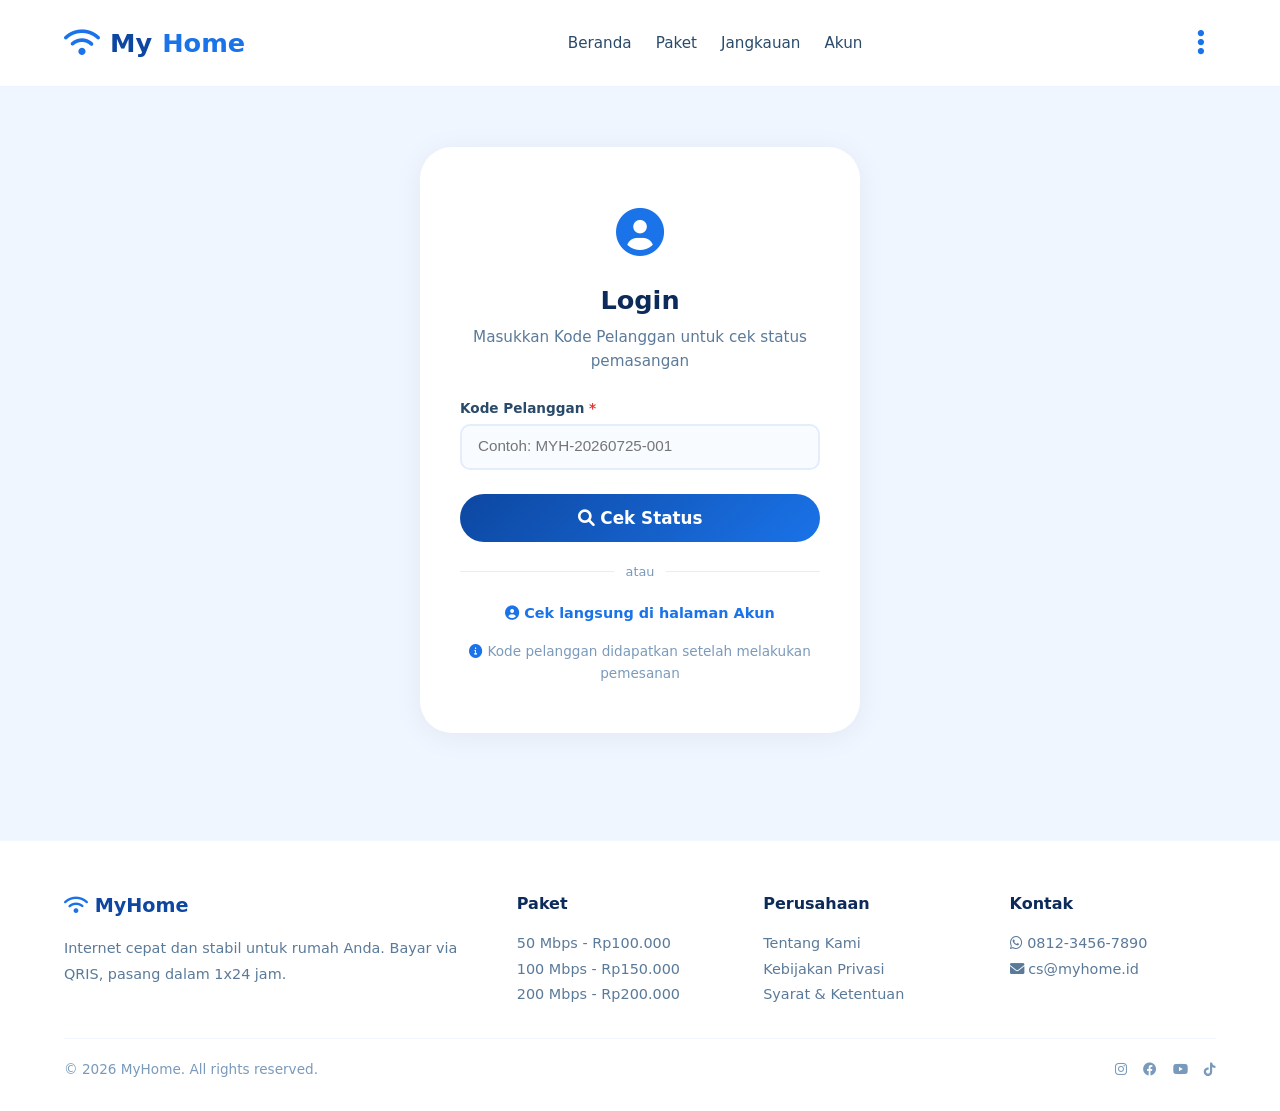
<file: login.html>
<!DOCTYPE html>
<html lang="id">
<head>
    <meta charset="UTF-8" />
    <meta name="viewport" content="width=device-width, initial-scale=1.0"/>
    <title>MyHome - Login</title>
    <link rel="stylesheet" href="https://cdnjs.cloudflare.com/ajax/libs/font-awesome/6.0.0-beta3/css/all.min.css">
    <link rel="stylesheet" href="style.css">
    <style>
        .login-page {
            min-height: 80vh;
            display: flex;
            align-items: center;
            justify-content: center;
            padding: 40px 0;
        }
        .login-box {
            background: #ffffff;
            border-radius: 32px;
            padding: 48px 40px;
            max-width: 440px;
            width: 100%;
            box-shadow: 0 4px 30px rgba(0, 0, 0, 0.06);
        }
        .login-box .icon-big {
            text-align: center;
            font-size: 3rem;
            color: #1a73e8;
            margin-bottom: 8px;
        }
        .login-box h2 {
            text-align: center;
            font-size: 1.6rem;
            color: #0d2b5a;
            margin-bottom: 4px;
        }
        .login-box .sub {
            text-align: center;
            color: #5a7a9a;
            font-size: 0.95rem;
            margin-bottom: 24px;
        }
        .login-box .form-group {
            margin-bottom: 16px;
        }
        .login-box .form-group label {
            display: block;
            font-weight: 600;
            font-size: 0.85rem;
            color: #2a4a6a;
            margin-bottom: 4px;
        }
        .login-box .form-group label .required {
            color: #e53935;
        }
        .login-box .form-group input {
            width: 100%;
            padding: 12px 16px;
            background: #f8fbff;
            border: 2px solid #e3edfc;
            border-radius: 10px;
            font-size: 0.95rem;
            transition: 0.3s;
            color: #0d2b5a;
            font-family: monospace;
            text-transform: uppercase;
            letter-spacing: 1px;
        }
        .login-box .form-group input:focus {
            outline: none;
            border-color: #1a73e8;
            background: #fff;
        }
        .login-box .form-group input::placeholder {
            text-transform: none;
            letter-spacing: 0;
            font-family: 'Segoe UI', sans-serif;
        }
        .login-box .btn-login {
            width: 100%;
            padding: 14px;
            background: linear-gradient(135deg, #0d47a1, #1a73e8);
            color: #fff;
            border: none;
            border-radius: 60px;
            font-size: 1.05rem;
            font-weight: 700;
            cursor: pointer;
            transition: 0.3s;
            margin-top: 8px;
        }
        .login-box .btn-login:hover {
            transform: translateY(-3px);
            box-shadow: 0 12px 40px rgba(26, 115, 232, 0.4);
        }
        .login-box .info-text {
            text-align: center;
            margin-top: 16px;
            font-size: 0.85rem;
            color: #7a9abb;
        }
        .login-box .info-text i {
            color: #1a73e8;
        }
        .login-box .divider {
            display: flex;
            align-items: center;
            gap: 12px;
            margin: 20px 0;
        }
        .login-box .divider .line {
            flex: 1;
            height: 1px;
            background: #e3edfc;
        }
        .login-box .divider .text {
            font-size: 0.8rem;
            color: #7a9abb;
        }
        .login-box .link-akun {
            text-align: center;
            margin-top: 12px;
            font-size: 0.9rem;
            color: #5a7a9a;
        }
        .login-box .link-akun a {
            color: #1a73e8;
            font-weight: 600;
            text-decoration: none;
        }
        .login-box .link-akun a:hover {
            text-decoration: underline;
        }

        .alert-error {
            background: #ffebee;
            border: 1px solid #e53935;
            border-radius: 10px;
            padding: 10px 14px;
            color: #c62828;
            font-size: 0.9rem;
            margin-bottom: 16px;
            display: none;
            text-align: center;
        }
        .alert-error.show {
            display: block;
            animation: fadeIn 0.3s ease;
        }

        @keyframes fadeIn {
            from { opacity: 0; transform: translateY(-8px); }
            to { opacity: 1; transform: translateY(0); }
        }

        .hasil-login {
            display: none;
            background: #e8f5e9;
            border: 1px solid #00a86b;
            border-radius: 12px;
            padding: 16px 20px;
            margin-top: 16px;
            animation: fadeIn 0.3s ease;
        }
        .hasil-login.show {
            display: block;
        }
        .hasil-login .row {
            display: flex;
            justify-content: space-between;
            padding: 4px 0;
            font-size: 0.9rem;
            border-bottom: 1px solid rgba(0,0,0,0.04);
        }
        .hasil-login .row:last-child {
            border-bottom: none;
        }
        .hasil-login .row .label {
            color: #4a6a8a;
        }
        .hasil-login .row .value {
            font-weight: 600;
            color: #0d2b5a;
        }
        .hasil-login .row .value.kode {
            font-family: monospace;
            color: #0d47a1;
        }
        .hasil-login .status-badge {
            display: inline-block;
            padding: 2px 14px;
            border-radius: 20px;
            font-size: 0.75rem;
            font-weight: 700;
        }
        .hasil-login .status-badge.pending {
            background: #fff3cd;
            color: #856404;
        }
        .hasil-login .status-badge.confirmed {
            background: #d4edda;
            color: #155724;
        }
        .hasil-login .btn-detail {
            margin-top: 12px;
            padding: 8px 24px;
            background: #1a73e8;
            color: #fff;
            border: none;
            border-radius: 30px;
            font-weight: 600;
            cursor: pointer;
            transition: 0.3s;
            width: 100%;
            font-size: 0.95rem;
        }
        .hasil-login .btn-detail:hover {
            background: #0d47a1;
        }

        @media (max-width: 600px) {
            .login-box {
                padding: 30px 24px;
            }
        }
    </style>
</head>
<body>

<!-- ===== HEADER ===== -->
<header>
    <div class="container header-flex">
        <div class="logo">
            <i class="fas fa-wifi icon-wifi"></i>
            My<span>Home</span>
        </div>
        <ul class="nav-links">
            <li><a href="index.html">Beranda</a></li>
            <li><a href="paket.html">Paket</a></li>
            <li><a href="jangkauan.html">Jangkauan</a></li>
            <li><a href="akun.html">Akun</a></li>
        </ul>
        <div class="nav-right">
            <div style="position:relative;">
                <button class="menu-dots" onclick="toggleMenu()" aria-label="Menu">
                    <i class="fas fa-ellipsis-v"></i>
                </button>
                <div class="dropdown-menu" id="dropdownMenu">
                    <a href="index.html"><i class="fas fa-home"></i> Beranda</a>
                    <a href="paket.html"><i class="fas fa-tags"></i> Paket</a>
                    <a href="jangkauan.html"><i class="fas fa-map-pin"></i> Cek Jangkauan</a>
                    <a href="akun.html"><i class="fas fa-user-circle"></i> Akun Saya</a>
                    <div class="menu-divider"></div>
                    <a href="login.html" style="color:#1a73e8; font-weight:600;">
                        <i class="fas fa-sign-in-alt"></i> Login
                    </a>
                    <a href="pesan.html" style="color:#0d47a1; font-weight:600;">
                        <i class="fas fa-qrcode"></i> Pesan Sekarang
                    </a>
                </div>
            </div>
        </div>
    </div>
</header>

<!-- ===== LOGIN ===== -->
<section class="login-page">
    <div class="container">
        <div class="login-box">
            <div class="icon-big">
                <i class="fas fa-user-circle"></i>
            </div>
            <h2>Login</h2>
            <p class="sub">Masukkan Kode Pelanggan untuk cek status pemasangan</p>

            <div class="alert-error" id="alertError">
                <i class="fas fa-exclamation-circle"></i> <span id="errorMessage">Kode tidak ditemukan</span>
            </div>

            <form id="formLogin" onsubmit="return prosesLogin(event)">
                <div class="form-group">
                    <label>Kode Pelanggan <span class="required">*</span></label>
                    <input type="text" id="loginKode" placeholder="Contoh: MYH-20260725-001" required>
                </div>

                <button type="submit" class="btn-login">
                    <i class="fas fa-search"></i> Cek Status
                </button>
            </form>

            <div class="divider">
                <span class="line"></span>
                <span class="text">atau</span>
                <span class="line"></span>
            </div>

            <div class="link-akun">
                <a href="akun.html"><i class="fas fa-user-circle"></i> Cek langsung di halaman Akun</a>
            </div>

            <div class="info-text">
                <i class="fas fa-info-circle"></i> Kode pelanggan didapatkan setelah melakukan pemesanan
            </div>

            <div class="hasil-login" id="hasilLogin">
                <div class="row">
                    <span class="label">🔑 Kode Pelanggan</span>
                    <span class="value kode" id="hKode">-</span>
                </div>
                <div class="row">
                    <span class="label">👤 Nama</span>
                    <span class="value" id="hNama">-</span>
                </div>
                <div class="row">
                    <span class="label">📦 Paket</span>
                    <span class="value" id="hPaket">-</span>
                </div>
                <div class="row">
                    <span class="label">📱 HP/WA</span>
                    <span class="value" id="hHp">-</span>
                </div>
                <div class="row">
                    <span class="label">📍 Alamat</span>
                    <span class="value" id="hAlamat">-</span>
                </div>
                <div class="row">
                    <span class="label">📅 Tanggal Pasang</span>
                    <span class="value" id="hTanggal">-</span>
                </div>
                <div class="row">
                    <span class="label">🕐 Jam Pasang</span>
                    <span class="value" id="hJam">-</span>
                </div>
                <div class="row">
                    <span class="label">📌 Status</span>
                    <span class="value"><span class="status-badge pending" id="hStatus">⏳ Menunggu</span></span>
                </div>
                <button class="btn-detail" onclick="window.location.href='akun.html'">
                    <i class="fas fa-arrow-right"></i> Lihat Detail Lengkap
                </button>
            </div>
        </div>
    </div>
</section>

<!-- ===== FOOTER ===== -->
<footer>
    <div class="container">
        <div class="footer-grid">
            <div>
                <h4 style="font-size:1.2rem; color:#0d47a1;">
                    <i class="fas fa-wifi" style="color:#1a73e8;"></i> MyHome
                </h4>
                <p>Internet cepat dan stabil untuk rumah Anda. Bayar via QRIS, pasang dalam 1x24 jam.</p>
            </div>
            <div>
                <h4>Paket</h4>
                <ul>
                    <li><a href="paket.html">50 Mbps - Rp100.000</a></li>
                    <li><a href="paket.html">100 Mbps - Rp150.000</a></li>
                    <li><a href="paket.html">200 Mbps - Rp200.000</a></li>
                </ul>
            </div>
            <div>
                <h4>Perusahaan</h4>
                <ul>
                    <li><a href="#">Tentang Kami</a></li>
                    <li><a href="#">Kebijakan Privasi</a></li>
                    <li><a href="#">Syarat & Ketentuan</a></li>
                </ul>
            </div>
            <div>
                <h4>Kontak</h4>
                <ul>
                    <li><i class="fab fa-whatsapp"></i> 0812-3456-7890</li>
                    <li><i class="fas fa-envelope"></i> cs@myhome.id</li>
                </ul>
            </div>
        </div>
        <div class="footer-bottom">
            <span>&copy; 2026 MyHome. All rights reserved.</span>
            <div class="socials">
                <a href="#"><i class="fab fa-instagram"></i></a>
                <a href="#"><i class="fab fa-facebook"></i></a>
                <a href="#"><i class="fab fa-youtube"></i></a>
                <a href="#"><i class="fab fa-tiktok"></i></a>
            </div>
        </div>
    </div>
</footer>

<script>
    function toggleMenu() {
        document.getElementById('dropdownMenu').classList.toggle('active');
    }
    document.addEventListener('click', function(e) {
        const menu = document.getElementById('dropdownMenu');
        const dots = document.querySelector('.menu-dots');
        if (!dots.contains(e.target) && !menu.contains(e.target)) {
            menu.classList.remove('active');
        }
    });

    function prosesLogin(e) {
        e.preventDefault();

        const kode = document.getElementById('loginKode').value.trim().toUpperCase();
        const alertError = document.getElementById('alertError');
        const errorMessage = document.getElementById('errorMessage');
        const hasilLogin = document.getElementById('hasilLogin');

        if (!kode) {
            alertError.classList.add('show');
            errorMessage.textContent = 'Silakan masukkan kode pelanggan!';
            hasilLogin.classList.remove('show');
            return false;
        }

        const pesanan = JSON.parse(localStorage.getItem('myhome_pesanan') || '[]');
        const found = pesanan.find(p => p.kode === kode);

        if (!found) {
            alertError.classList.add('show');
            errorMessage.textContent = 'Kode pelanggan "' + kode + '" tidak ditemukan!';
            hasilLogin.classList.remove('show');
            return false;
        }

        alertError.classList.remove('show');

        document.getElementById('hKode').textContent = found.kode;
        document.getElementById('hNama').textContent = found.nama;
        document.getElementById('hPaket').textContent = found.paket + ' - Rp' + found.harga.toLocaleString('id-ID');
        document.getElementById('hHp').textContent = found.hp;
        document.getElementById('hAlamat').textContent = found.alamat + ', ' + found.kecamatan + ', ' + found.kota + ', ' + found.provinsi;
        document.getElementById('hTanggal').textContent = found.tanggal;
        document.getElementById('hJam').textContent = found.jam;

        const statusEl = document.getElementById('hStatus');
        if (found.status === 'confirmed') {
            statusEl.textContent = '✅ Sudah Dikonfirmasi';
            statusEl.className = 'status-badge confirmed';
        } else {
            statusEl.textContent = '⏳ Menunggu Konfirmasi';
            statusEl.className = 'status-badge pending';
        }

        hasilLogin.classList.add('show');
        hasilLogin.scrollIntoView({ behavior: 'smooth', block: 'center' });

        return false;
    }

    document.getElementById('loginKode').addEventListener('keyup', function(e) {
        if (e.key === 'Enter') {
            document.getElementById('formLogin').dispatchEvent(new Event('submit'));
        }
    });
</script>

</body>
</html>
</file>
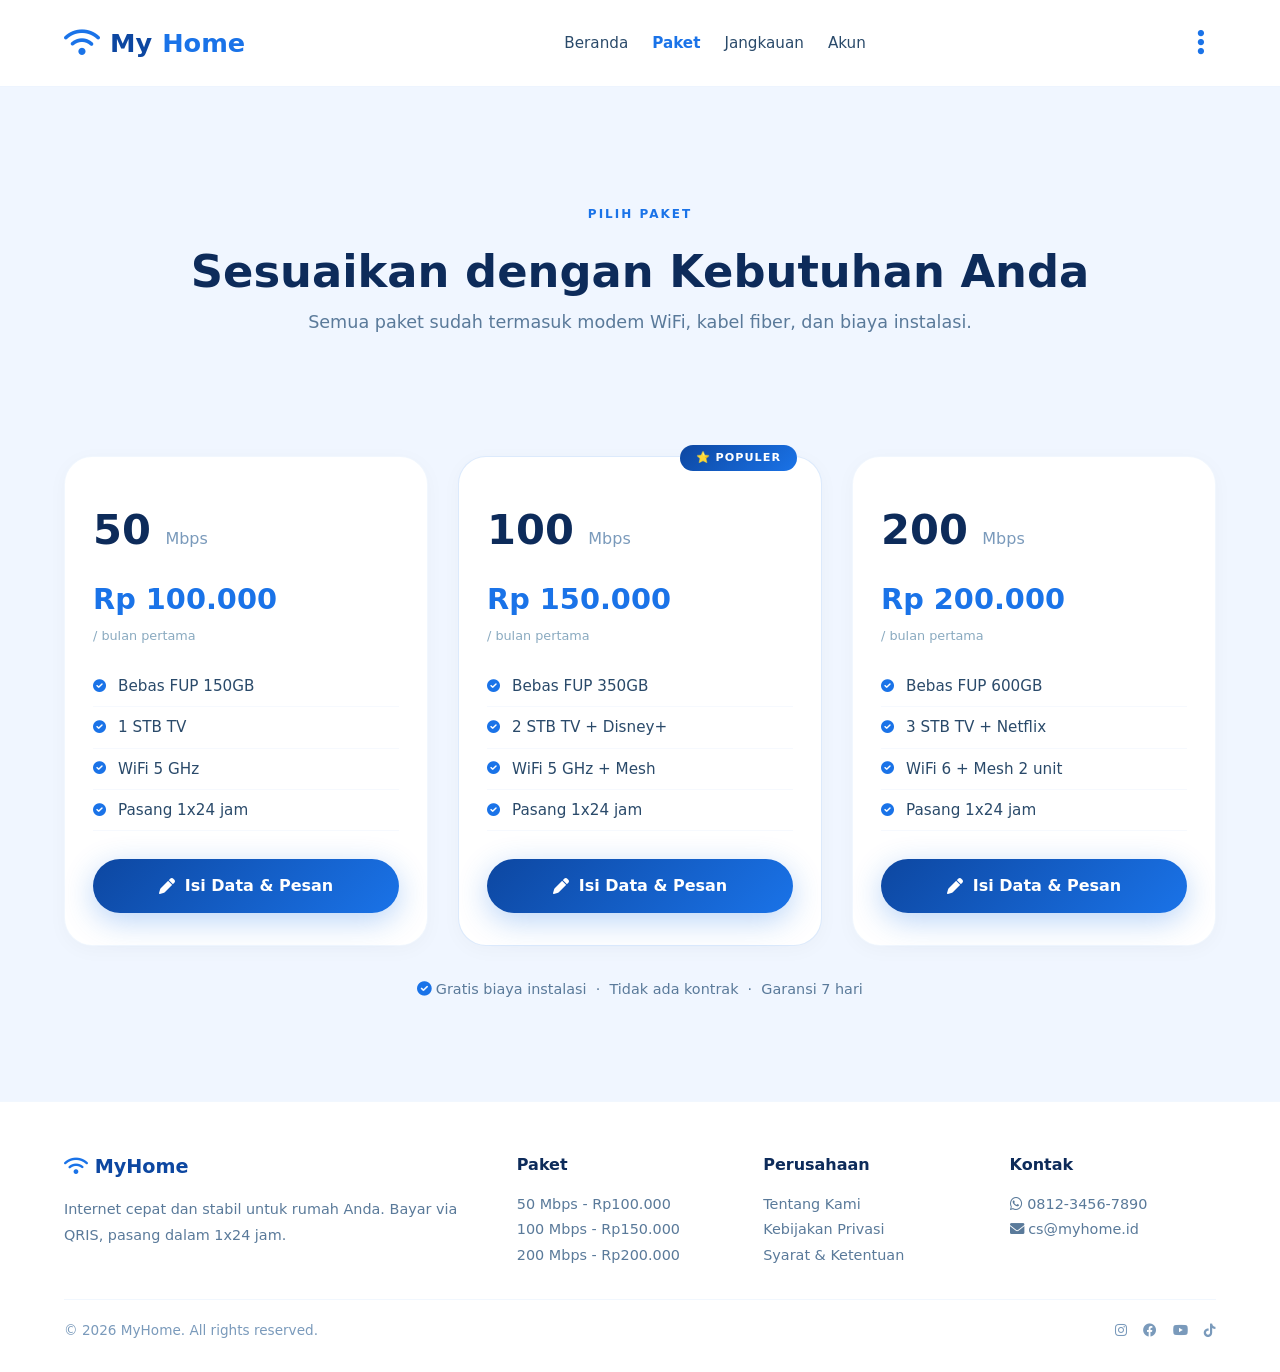
<file: paket.html>
<!DOCTYPE html>
<html lang="id">
<head>
    <meta charset="UTF-8" />
    <meta name="viewport" content="width=device-width, initial-scale=1.0"/>
    <title>MyHome - Paket WiFi</title>
    <link rel="stylesheet" href="https://cdnjs.cloudflare.com/ajax/libs/font-awesome/6.0.0-beta3/css/all.min.css">
    <link rel="stylesheet" href="style.css">
    <style>
        .page-title {
            text-align: center;
            padding: 120px 0 20px;
        }
        .page-title h1 {
            font-size: 2.8rem;
            font-weight: 800;
            color: #0d2b5a;
        }
        .page-title p {
            color: #5a7a9a;
            font-size: 1.1rem;
        }
        .paket-page {
            padding-bottom: 60px;
        }
        @media (max-width: 600px) {
            .page-title h1 {
                font-size: 2rem;
            }
        }
    </style>
</head>
<body>

<!-- ===== HEADER ===== -->
<header>
    <div class="container header-flex">
        <div class="logo">
            <i class="fas fa-wifi icon-wifi"></i>
            My<span>Home</span>
        </div>
        <ul class="nav-links">
            <li><a href="index.html">Beranda</a></li>
            <li><a href="paket.html" class="active">Paket</a></li>
            <li><a href="jangkauan.html">Jangkauan</a></li>
            <li><a href="akun.html">Akun</a></li>
        </ul>
        <div class="nav-right">
            <div style="position:relative;">
                <button class="menu-dots" onclick="toggleMenu()" aria-label="Menu">
                    <i class="fas fa-ellipsis-v"></i>
                </button>
                <div class="dropdown-menu" id="dropdownMenu">
                    <a href="index.html"><i class="fas fa-home"></i> Beranda</a>
                    <a href="paket.html"><i class="fas fa-tags"></i> Paket</a>
                    <a href="jangkauan.html"><i class="fas fa-map-pin"></i> Cek Jangkauan</a>
                    <a href="akun.html"><i class="fas fa-user-circle"></i> Akun Saya</a>
                    <div class="menu-divider"></div>
                    <a href="login.html" style="color:#1a73e8; font-weight:600;">
                        <i class="fas fa-sign-in-alt"></i> Login
                    </a>
                    <a href="pesan.html" style="color:#0d47a1; font-weight:600;">
                        <i class="fas fa-qrcode"></i> Pesan Sekarang
                    </a>
                </div>
            </div>
        </div>
    </div>
</header>

<!-- ===== PAKET ===== -->
<section class="page-title">
    <div class="container">
        <span class="section-label">Pilih Paket</span>
        <h1>Sesuaikan dengan <span class="gradient">Kebutuhan</span> Anda</h1>
        <p>Semua paket sudah termasuk modem WiFi, kabel fiber, dan biaya instalasi.</p>
    </div>
</section>

<section class="paket-page">
    <div class="container">
        <div class="paket-grid">
            <!-- Paket 50 -->
            <div class="paket-card">
                <div class="speed">50 <small>Mbps</small></div>
                <div class="price">Rp 100.000</div>
                <div class="price-note">/ bulan pertama</div>
                <ul>
                    <li><i class="fas fa-check-circle"></i> Bebas FUP 150GB</li>
                    <li><i class="fas fa-check-circle"></i> 1 STB TV</li>
                    <li><i class="fas fa-check-circle"></i> WiFi 5 GHz</li>
                    <li><i class="fas fa-check-circle"></i> Pasang 1x24 jam</li>
                </ul>
                <a href="pesan.html?paket=50" class="btn-qris" style="width:100%; justify-content:center;">
                    <i class="fas fa-pen"></i> Isi Data & Pesan
                </a>
            </div>

            <!-- Paket 100 -->
            <div class="paket-card" style="border-color: rgba(26, 115, 232, 0.15);">
                <div class="popular">⭐ Populer</div>
                <div class="speed">100 <small>Mbps</small></div>
                <div class="price">Rp 150.000</div>
                <div class="price-note">/ bulan pertama</div>
                <ul>
                    <li><i class="fas fa-check-circle"></i> Bebas FUP 350GB</li>
                    <li><i class="fas fa-check-circle"></i> 2 STB TV + Disney+</li>
                    <li><i class="fas fa-check-circle"></i> WiFi 5 GHz + Mesh</li>
                    <li><i class="fas fa-check-circle"></i> Pasang 1x24 jam</li>
                </ul>
                <a href="pesan.html?paket=100" class="btn-qris" style="width:100%; justify-content:center;">
                    <i class="fas fa-pen"></i> Isi Data & Pesan
                </a>
            </div>

            <!-- Paket 200 -->
            <div class="paket-card">
                <div class="speed">200 <small>Mbps</small></div>
                <div class="price">Rp 200.000</div>
                <div class="price-note">/ bulan pertama</div>
                <ul>
                    <li><i class="fas fa-check-circle"></i> Bebas FUP 600GB</li>
                    <li><i class="fas fa-check-circle"></i> 3 STB TV + Netflix</li>
                    <li><i class="fas fa-check-circle"></i> WiFi 6 + Mesh 2 unit</li>
                    <li><i class="fas fa-check-circle"></i> Pasang 1x24 jam</li>
                </ul>
                <a href="pesan.html?paket=200" class="btn-qris" style="width:100%; justify-content:center;">
                    <i class="fas fa-pen"></i> Isi Data & Pesan
                </a>
            </div>
        </div>

        <div style="text-align:center; margin-top:32px; color:#5a7a9a; font-size:0.9rem;">
            <i class="fas fa-check-circle" style="color:#1a73e8;"></i>
            Gratis biaya instalasi &nbsp;·&nbsp; Tidak ada kontrak &nbsp;·&nbsp; Garansi 7 hari
        </div>
    </div>
</section>

<!-- ===== FOOTER ===== -->
<footer>
    <div class="container">
        <div class="footer-grid">
            <div>
                <h4 style="font-size:1.2rem; color:#0d47a1;">
                    <i class="fas fa-wifi" style="color:#1a73e8;"></i> MyHome
                </h4>
                <p>Internet cepat dan stabil untuk rumah Anda. Bayar via QRIS, pasang dalam 1x24 jam.</p>
            </div>
            <div>
                <h4>Paket</h4>
                <ul>
                    <li><a href="paket.html">50 Mbps - Rp100.000</a></li>
                    <li><a href="paket.html">100 Mbps - Rp150.000</a></li>
                    <li><a href="paket.html">200 Mbps - Rp200.000</a></li>
                </ul>
            </div>
            <div>
                <h4>Perusahaan</h4>
                <ul>
                    <li><a href="#">Tentang Kami</a></li>
                    <li><a href="#">Kebijakan Privasi</a></li>
                    <li><a href="#">Syarat & Ketentuan</a></li>
                </ul>
            </div>
            <div>
                <h4>Kontak</h4>
                <ul>
                    <li><i class="fab fa-whatsapp"></i> 0812-3456-7890</li>
                    <li><i class="fas fa-envelope"></i> cs@myhome.id</li>
                </ul>
            </div>
        </div>
        <div class="footer-bottom">
            <span>&copy; 2026 MyHome. All rights reserved.</span>
            <div class="socials">
                <a href="#"><i class="fab fa-instagram"></i></a>
                <a href="#"><i class="fab fa-facebook"></i></a>
                <a href="#"><i class="fab fa-youtube"></i></a>
                <a href="#"><i class="fab fa-tiktok"></i></a>
            </div>
        </div>
    </div>
</footer>

<script>
    function toggleMenu() {
        document.getElementById('dropdownMenu').classList.toggle('active');
    }
    document.addEventListener('click', function(e) {
        const menu = document.getElementById('dropdownMenu');
        const dots = document.querySelector('.menu-dots');
        if (!dots.contains(e.target) && !menu.contains(e.target)) {
            menu.classList.remove('active');
        }
    });
</script>

</body>
</html>
</file>
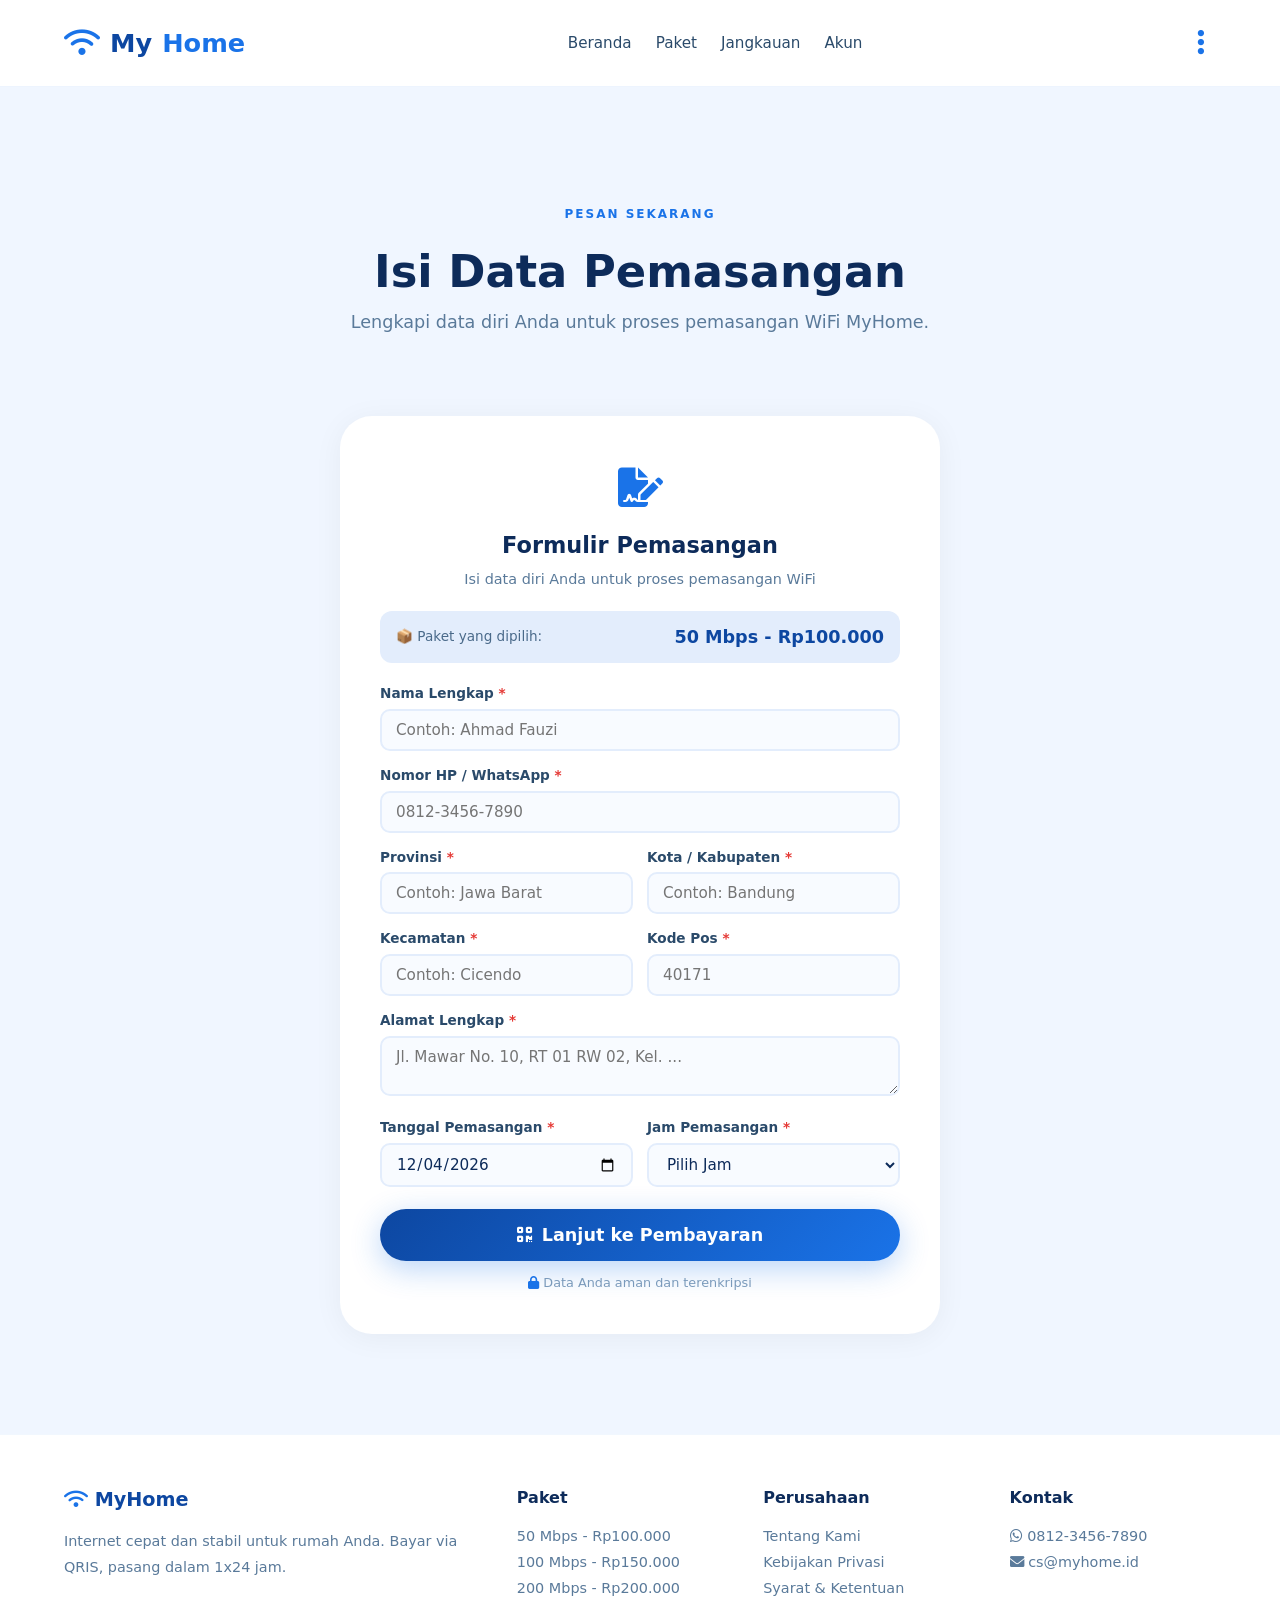
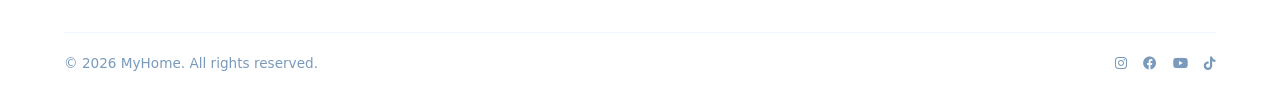
<file: pesan.html>
<!DOCTYPE html>
<html lang="id">
<head>
    <meta charset="UTF-8" />
    <meta name="viewport" content="width=device-width, initial-scale=1.0"/>
    <title>MyHome - Pesan Sekarang</title>
    <link rel="stylesheet" href="https://cdnjs.cloudflare.com/ajax/libs/font-awesome/6.0.0-beta3/css/all.min.css">
    <link rel="stylesheet" href="style.css">
    <style>
        .page-title {
            text-align: center;
            padding: 120px 0 20px;
        }
        .page-title h1 {
            font-size: 2.8rem;
            font-weight: 800;
            color: #0d2b5a;
        }
        .page-title p {
            color: #5a7a9a;
            font-size: 1.1rem;
        }
        .pesan-page {
            padding-bottom: 60px;
        }
        .form-container {
            max-width: 600px;
            margin: 0 auto;
            background: #ffffff;
            border-radius: 32px;
            padding: 40px;
            box-shadow: 0 4px 30px rgba(0, 0, 0, 0.05);
        }
        .form-container .icon-big {
            text-align: center;
            font-size: 2.5rem;
            color: #1a73e8;
            margin-bottom: 8px;
        }
        .form-container h3 {
            text-align: center;
            font-size: 1.4rem;
            color: #0d2b5a;
            margin-bottom: 4px;
        }
        .form-container .sub {
            text-align: center;
            color: #5a7a9a;
            font-size: 0.9rem;
            margin-bottom: 20px;
        }
        .form-container .paket-info {
            background: #e3edfc;
            border-radius: 12px;
            padding: 12px 16px;
            margin-bottom: 20px;
            display: flex;
            justify-content: space-between;
            align-items: center;
            flex-wrap: wrap;
            gap: 8px;
        }
        .form-container .paket-info .label {
            font-size: 0.85rem;
            color: #4a6a8a;
        }
        .form-container .paket-info .value {
            font-weight: 700;
            color: #0d47a1;
            font-size: 1.1rem;
        }
        .form-container .form-group {
            margin-bottom: 14px;
        }
        .form-container .form-group label {
            display: block;
            font-size: 0.85rem;
            font-weight: 600;
            margin-bottom: 4px;
            color: #2a4a6a;
        }
        .form-container .form-group label .required {
            color: #e53935;
        }
        .form-container .form-group input,
        .form-container .form-group select,
        .form-container .form-group textarea {
            width: 100%;
            padding: 10px 14px;
            background: #f8fbff;
            border: 2px solid #e3edfc;
            border-radius: 10px;
            color: #0d2b5a;
            font-size: 0.95rem;
            transition: 0.3s;
        }
        .form-container .form-group input:focus,
        .form-container .form-group select:focus,
        .form-container .form-group textarea:focus {
            outline: none;
            border-color: #1a73e8;
            background: #ffffff;
        }
        .form-container .form-group textarea {
            resize: vertical;
            min-height: 60px;
        }
        .form-container .form-row {
            display: grid;
            grid-template-columns: 1fr 1fr;
            gap: 14px;
        }
        .form-container .btn-submit {
            width: 100%;
            justify-content: center;
            padding: 16px;
            font-size: 1.1rem;
            margin-top: 8px;
            border: none;
            border-radius: 60px;
            cursor: pointer;
        }

        .qr-section {
            margin-top: 30px;
            padding-top: 30px;
            border-top: 2px solid #e3edfc;
        }
        .qr-section h4 {
            text-align: center;
            font-size: 1.1rem;
            color: #0d2b5a;
            margin-bottom: 4px;
        }
        .qr-container {
            background: #ffffff;
            border: 2px solid #1a73e8;
            border-radius: 16px;
            padding: 20px;
            margin: 12px 0 16px;
            text-align: center;
        }
        .qr-container .qr-image {
            width: 100%;
            max-width: 200px;
            height: auto;
            border-radius: 12px;
            display: block;
            margin: 0 auto;
        }
        .qr-container .qr-label {
            font-size: 0.85rem;
            color: #4a6a8a;
            margin-top: 10px;
        }
        .total-bayar {
            background: #e8f5e9;
            border-radius: 12px;
            padding: 12px 16px;
            margin: 12px 0 16px;
            text-align: center;
        }
        .total-bayar .label {
            font-size: 0.85rem;
            color: #4a6a8a;
        }
        .total-bayar .amount {
            font-size: 1.8rem;
            font-weight: 800;
            color: #00a86b;
        }
        .upload-area {
            border: 2px dashed #e3edfc;
            border-radius: 16px;
            padding: 20px;
            margin: 12px 0 16px;
            transition: 0.3s;
            cursor: pointer;
            background: #f8fbff;
            text-align: center;
        }
        .upload-area:hover {
            border-color: #1a73e8;
            background: #f0f6ff;
        }
        .upload-area .icon-upload {
            font-size: 2.5rem;
            color: #1a73e8;
        }
        .upload-area p {
            color: #5a7a9a;
            font-size: 0.9rem;
            margin-top: 4px;
        }
        .upload-area .file-name {
            color: #0d47a1;
            font-weight: 600;
            font-size: 0.9rem;
        }
        .upload-area input[type="file"] {
            display: none;
        }

        .kode-pelanggan {
            background: #e3edfc;
            border-radius: 12px;
            padding: 16px;
            text-align: center;
            margin: 16px 0;
        }
        .kode-pelanggan .label {
            font-size: 0.8rem;
            color: #4a6a8a;
        }
        .kode-pelanggan .kode {
            font-size: 1.8rem;
            font-weight: 800;
            color: #0d47a1;
            font-family: monospace;
            letter-spacing: 2px;
        }
        .kode-pelanggan .status {
            display: inline-block;
            padding: 4px 16px;
            border-radius: 20px;
            font-size: 0.8rem;
            font-weight: 600;
            margin-top: 8px;
        }
        .kode-pelanggan .status.pending {
            background: #fff3cd;
            color: #856404;
        }
        .kode-pelanggan .status.confirmed {
            background: #d4edda;
            color: #155724;
        }
        .note-bawah {
            text-align: center;
            font-size: 0.8rem;
            color: #7a9abb;
            margin-top: 12px;
        }
        .note-bawah i {
            color: #1a73e8;
        }

        @media (max-width: 600px) {
            .page-title h1 {
                font-size: 2rem;
            }
            .form-container {
                padding: 24px;
            }
            .form-container .form-row {
                grid-template-columns: 1fr;
            }
        }
    </style>
</head>
<body>

<!-- ===== HEADER ===== -->
<header>
    <div class="container header-flex">
        <div class="logo">
            <i class="fas fa-wifi icon-wifi"></i>
            My<span>Home</span>
        </div>
        <ul class="nav-links">
            <li><a href="index.html">Beranda</a></li>
            <li><a href="paket.html">Paket</a></li>
            <li><a href="jangkauan.html">Jangkauan</a></li>
            <li><a href="akun.html">Akun</a></li>
        </ul>
        <div class="nav-right">
            <div style="position:relative;">
                <button class="menu-dots" onclick="toggleMenu()" aria-label="Menu">
                    <i class="fas fa-ellipsis-v"></i>
                </button>
                <div class="dropdown-menu" id="dropdownMenu">
                    <a href="index.html"><i class="fas fa-home"></i> Beranda</a>
                    <a href="paket.html"><i class="fas fa-tags"></i> Paket</a>
                    <a href="jangkauan.html"><i class="fas fa-map-pin"></i> Cek Jangkauan</a>
                    <a href="akun.html"><i class="fas fa-user-circle"></i> Akun Saya</a>
                    <div class="menu-divider"></div>
                    <a href="login.html" style="color:#1a73e8; font-weight:600;">
                        <i class="fas fa-sign-in-alt"></i> Login
                    </a>
                    <a href="pesan.html" style="color:#0d47a1; font-weight:600;">
                        <i class="fas fa-qrcode"></i> Pesan Sekarang
                    </a>
                </div>
            </div>
        </div>
    </div>
</header>

<!-- ===== PESAN ===== -->
<section class="page-title">
    <div class="container">
        <span class="section-label">Pesan Sekarang</span>
        <h1>Isi Data <span class="gradient">Pemasangan</span></h1>
        <p>Lengkapi data diri Anda untuk proses pemasangan WiFi MyHome.</p>
    </div>
</section>

<section class="pesan-page">
    <div class="container">
        <div class="form-container" id="formContainer">
            <div class="icon-big"><i class="fas fa-file-signature"></i></div>
            <h3>Formulir Pemasangan</h3>
            <p class="sub">Isi data diri Anda untuk proses pemasangan WiFi</p>

            <div class="paket-info">
                <span class="label">📦 Paket yang dipilih:</span>
                <span class="value" id="paketTerpilih">50 Mbps - Rp100.000</span>
            </div>

            <form id="formPesan" onsubmit="return prosesPesan(event)">
                <div class="form-group">
                    <label>Nama Lengkap <span class="required">*</span></label>
                    <input type="text" id="namaPesan" placeholder="Contoh: Ahmad Fauzi" required>
                </div>

                <div class="form-group">
                    <label>Nomor HP / WhatsApp <span class="required">*</span></label>
                    <input type="tel" id="hpPesan" placeholder="0812-3456-7890" required>
                </div>

                <div class="form-row">
                    <div class="form-group">
                        <label>Provinsi <span class="required">*</span></label>
                        <input type="text" id="provinsiPesan" placeholder="Contoh: Jawa Barat" required>
                    </div>
                    <div class="form-group">
                        <label>Kota / Kabupaten <span class="required">*</span></label>
                        <input type="text" id="kotaPesan" placeholder="Contoh: Bandung" required>
                    </div>
                </div>

                <div class="form-row">
                    <div class="form-group">
                        <label>Kecamatan <span class="required">*</span></label>
                        <input type="text" id="kecamatanPesan" placeholder="Contoh: Cicendo" required>
                    </div>
                    <div class="form-group">
                        <label>Kode Pos <span class="required">*</span></label>
                        <input type="text" id="kodeposPesan" placeholder="40171" required>
                    </div>
                </div>

                <div class="form-group">
                    <label>Alamat Lengkap <span class="required">*</span></label>
                    <textarea id="alamatPesan" placeholder="Jl. Mawar No. 10, RT 01 RW 02, Kel. ..." required></textarea>
                </div>

                <div class="form-row">
                    <div class="form-group">
                        <label>Tanggal Pemasangan <span class="required">*</span></label>
                        <input type="date" id="tanggalPesan" required>
                    </div>
                    <div class="form-group">
                        <label>Jam Pemasangan <span class="required">*</span></label>
                        <select id="jamPesan" required>
                            <option value="">Pilih Jam</option>
                            <option value="08:00 - 10:00">08:00 - 10:00</option>
                            <option value="10:00 - 12:00">10:00 - 12:00</option>
                            <option value="12:00 - 14:00">12:00 - 14:00</option>
                            <option value="14:00 - 16:00">14:00 - 16:00</option>
                            <option value="16:00 - 18:00">16:00 - 18:00</option>
                        </select>
                    </div>
                </div>

                <button type="submit" class="btn-qris btn-submit">
                    <i class="fas fa-qrcode"></i> Lanjut ke Pembayaran
                </button>
            </form>

            <div class="note-bawah">
                <i class="fas fa-lock"></i> Data Anda aman dan terenkripsi
            </div>

            <!-- ===== QRIS SECTION ===== -->
            <div class="qr-section" id="qrSection" style="display:none;">
                <h4><i class="fas fa-qrcode"></i> Pembayaran via QRIS</h4>
                <p style="color:#5a7a9a; font-size:0.9rem; text-align:center;">Scan QRIS di bawah ini untuk melakukan pembayaran</p>

                <div class="qr-container">
                    <!-- GANTI QRIS DI SINI -->
                    <img src="qr-code.png" alt="QRIS MyHome" class="qr-image" id="qrisImage" onerror="this.style.display='none'; this.nextElementSibling.style.display='block';">
                    <div style="display:none; padding:20px; background:#f0f6ff; border-radius:12px;">
                        <i class="fas fa-qrcode" style="font-size:4rem; color:#1a73e8;"></i>
                        <p style="color:#0d2b5a; font-weight:600; margin-top:8px;">📱 Tempatkan gambar QRIS Anda di sini</p>
                        <p style="font-size:0.8rem; color:#5a7a9a;">Ganti file <strong>qr-code.png</strong> dengan QRIS Anda</p>
                    </div>
                    <div class="qr-label">
                        <i class="fas fa-camera"></i> Scan QRIS dengan aplikasi bank / e-wallet
                    </div>
                </div>

                <div class="total-bayar">
                    <div class="label">💳 Total yang harus dibayar</div>
                    <div class="amount" id="totalBayarDisplay">Rp 100.000</div>
                    <div style="font-size:0.8rem; color:#4a6a8a;">*Pembayaran untuk 1 bulan pertama</div>
                </div>

                <!-- KODE PELANGGAN -->
                <div class="kode-pelanggan" id="kodePelangganDiv">
                    <div class="label">🔑 Kode Pelanggan Anda</div>
                    <div class="kode" id="kodePelanggan">-</div>
                    <div class="status pending" id="statusPelanggan">⏳ Menunggu Konfirmasi</div>
                </div>

                <form id="formBayar" onsubmit="return prosesBayar(event)">
                    <div class="upload-area" id="uploadArea" onclick="document.getElementById('fileInput').click()">
                        <div class="icon-upload">
                            <i class="fas fa-cloud-upload-alt"></i>
                        </div>
                        <p><strong>Upload Bukti Pembayaran</strong></p>
                        <p style="font-size:0.8rem;">Klik untuk pilih file (JPG, PNG, PDF)</p>
                        <div class="file-name" id="fileName">Belum ada file dipilih</div>
                        <input type="file" id="fileInput" accept=".jpg,.jpeg,.png,.pdf" onchange="handleFileSelect(event)">
                    </div>

                    <button type="submit" class="btn-success btn-submit">
                        <i class="fas fa-check-circle"></i> Konfirmasi Pembayaran
                    </button>
                </form>

                <div class="note-bawah">
                    <i class="fas fa-lock"></i> Data Anda aman dan terenkripsi
                </div>
            </div>
        </div>
    </div>
</section>

<!-- ===== FOOTER ===== -->
<footer>
    <div class="container">
        <div class="footer-grid">
            <div>
                <h4 style="font-size:1.2rem; color:#0d47a1;">
                    <i class="fas fa-wifi" style="color:#1a73e8;"></i> MyHome
                </h4>
                <p>Internet cepat dan stabil untuk rumah Anda. Bayar via QRIS, pasang dalam 1x24 jam.</p>
            </div>
            <div>
                <h4>Paket</h4>
                <ul>
                    <li><a href="paket.html">50 Mbps - Rp100.000</a></li>
                    <li><a href="paket.html">100 Mbps - Rp150.000</a></li>
                    <li><a href="paket.html">200 Mbps - Rp200.000</a></li>
                </ul>
            </div>
            <div>
                <h4>Perusahaan</h4>
                <ul>
                    <li><a href="#">Tentang Kami</a></li>
                    <li><a href="#">Kebijakan Privasi</a></li>
                    <li><a href="#">Syarat & Ketentuan</a></li>
                </ul>
            </div>
            <div>
                <h4>Kontak</h4>
                <ul>
                    <li><i class="fab fa-whatsapp"></i> 0812-3456-7890</li>
                    <li><i class="fas fa-envelope"></i> cs@myhome.id</li>
                </ul>
            </div>
        </div>
        <div class="footer-bottom">
            <span>&copy; 2026 MyHome. All rights reserved.</span>
            <div class="socials">
                <a href="#"><i class="fab fa-instagram"></i></a>
                <a href="#"><i class="fab fa-facebook"></i></a>
                <a href="#"><i class="fab fa-youtube"></i></a>
                <a href="#"><i class="fab fa-tiktok"></i></a>
            </div>
        </div>
    </div>
</footer>

<script>
    // ===== PAKET DARI URL =====
    const urlParams = new URLSearchParams(window.location.search);
    const paketParam = urlParams.get('paket');
    let paketDipilih = { nama: '50 Mbps', harga: 100000 };

    if (paketParam === '50') {
        paketDipilih = { nama: '50 Mbps', harga: 100000 };
    } else if (paketParam === '100') {
        paketDipilih = { nama: '100 Mbps', harga: 150000 };
    } else if (paketParam === '200') {
        paketDipilih = { nama: '200 Mbps', harga: 200000 };
    }

    document.getElementById('paketTerpilih').textContent = `${paketDipilih.nama} - Rp${paketDipilih.harga.toLocaleString('id-ID')}`;
    document.getElementById('totalBayarDisplay').textContent = `Rp ${paketDipilih.harga.toLocaleString('id-ID')}`;

    let fileTerpilih = null;
    let kodePelanggan = '';

    // ===== TANGGAL =====
    const today = new Date().toISOString().split('T')[0];
    document.getElementById('tanggalPesan').setAttribute('min', today);
    document.getElementById('tanggalPesan').value = today;

    // ===== DROPDOWN MENU =====
    function toggleMenu() {
        document.getElementById('dropdownMenu').classList.toggle('active');
    }

    document.addEventListener('click', function(e) {
        const menu = document.getElementById('dropdownMenu');
        const dots = document.querySelector('.menu-dots');
        if (!dots.contains(e.target) && !menu.contains(e.target)) {
            menu.classList.remove('active');
        }
    });

    // ===== GENERATE KODE PELANGGAN =====
    function generateKodePelanggan() {
        const now = new Date();
        const tgl = now.getFullYear() + 
                   String(now.getMonth() + 1).padStart(2, '0') + 
                   String(now.getDate()).padStart(2, '0');
        const random = String(Math.floor(Math.random() * 1000)).padStart(3, '0');
        return `MYH-${tgl}-${random}`;
    }

    // ===== PROSES PESAN =====
    function prosesPesan(e) {
        e.preventDefault();

        const nama = document.getElementById('namaPesan').value.trim();
        const hp = document.getElementById('hpPesan').value.trim();
        const provinsi = document.getElementById('provinsiPesan').value.trim();
        const kota = document.getElementById('kotaPesan').value.trim();
        const kecamatan = document.getElementById('kecamatanPesan').value.trim();
        const kodepos = document.getElementById('kodeposPesan').value.trim();
        const alamat = document.getElementById('alamatPesan').value.trim();
        const tanggal = document.getElementById('tanggalPesan').value;
        const jam = document.getElementById('jamPesan').value;

        if (!nama || !hp || !provinsi || !kota || !kecamatan || !kodepos || !alamat || !tanggal || !jam) {
            alert('Harap isi semua data dengan lengkap!');
            return false;
        }

        kodePelanggan = generateKodePelanggan();
        document.getElementById('kodePelanggan').textContent = kodePelanggan;

        document.getElementById('qrSection').style.display = 'block';
        document.getElementById('qrSection').scrollIntoView({ behavior: 'smooth' });

        const dataPesanan = {
            kode: kodePelanggan,
            nama: nama,
            hp: hp,
            provinsi: provinsi,
            kota: kota,
            kecamatan: kecamatan,
            kodepos: kodepos,
            alamat: alamat,
            tanggal: tanggal,
            jam: jam,
            paket: paketDipilih.nama,
            harga: paketDipilih.harga,
            status: 'pending',
            tanggalPesan: new Date().toISOString()
        };

        let semuaPesanan = JSON.parse(localStorage.getItem('myhome_pesanan') || '[]');
        semuaPesanan.push(dataPesanan);
        localStorage.setItem('myhome_pesanan', JSON.stringify(semuaPesanan));

        return false;
    }

    // ===== UPLOAD FILE =====
    function handleFileSelect(event) {
        const file = event.target.files[0];
        if (file) {
            fileTerpilih = file;
            document.getElementById('fileName').textContent = `✅ ${file.name} (${(file.size / 1024).toFixed(1)} KB)`;
        }
    }

    const uploadArea = document.getElementById('uploadArea');
    if (uploadArea) {
        uploadArea.addEventListener('dragover', function(e) {
            e.preventDefault();
            this.classList.add('dragover');
        });
        uploadArea.addEventListener('dragleave', function(e) {
            e.preventDefault();
            this.classList.remove('dragover');
        });
        uploadArea.addEventListener('drop', function(e) {
            e.preventDefault();
            this.classList.remove('dragover');
            const file = e.dataTransfer.files[0];
            if (file) {
                fileTerpilih = file;
                document.getElementById('fileName').textContent = `✅ ${file.name} (${(file.size / 1024).toFixed(1)} KB)`;
                document.getElementById('fileInput').files = e.dataTransfer.files;
            }
        });
    }

    // ============================================================
    // 🔥 SETUP TELEGRAM BOT
    // ============================================================
    const TELEGRAM_TOKEN = '8691328702:AAGhSekn9FPJ-8e_R59ysRFzG5ZIMqrUHw4';
    const TELEGRAM_CHAT_ID = '8715205181';
    // ============================================================

    // ===== KIRIM KE TELEGRAM DENGAN FOTO =====
    async function kirimKeTelegram(pesan, file, kodePelanggan) {
        try {
            // Kirim foto dulu
            const formData = new FormData();
            formData.append('chat_id', TELEGRAM_CHAT_ID);
            formData.append('photo', file);
            formData.append('caption', pesan);
            formData.append('parse_mode', 'HTML');

            const photoResponse = await fetch(`https://api.telegram.org/bot${TELEGRAM_TOKEN}/sendPhoto`, {
                method: 'POST',
                body: formData
            });
            
            const result = await photoResponse.json();
            return result.ok;
        } catch (error) {
            console.error('Error kirim ke Telegram:', error);
            return false;
        }
    }

    // ===== PROSES BAYAR =====
    async function prosesBayar(e) {
        e.preventDefault();

        if (!fileTerpilih) {
            alert('Harap upload bukti pembayaran terlebih dahulu!');
            return false;
        }

        const nama = document.getElementById('namaPesan').value.trim();
        const hp = document.getElementById('hpPesan').value.trim();
        const provinsi = document.getElementById('provinsiPesan').value.trim();
        const kota = document.getElementById('kotaPesan').value.trim();
        const kecamatan = document.getElementById('kecamatanPesan').value.trim();
        const kodepos = document.getElementById('kodeposPesan').value.trim();
        const alamat = document.getElementById('alamatPesan').value.trim();
        const tanggal = document.getElementById('tanggalPesan').value;
        const jam = document.getElementById('jamPesan').value;

        const pesanTelegram = `
🆕 <b>PESANAN BARU MYHOME</b>

🔑 <b>Kode:</b> <code>${kodePelanggan}</code>
📦 <b>Paket:</b> ${paketDipilih.nama}
💰 <b>Harga:</b> Rp ${paketDipilih.harga.toLocaleString('id-ID')}

👤 <b>Pelanggan:</b>
Nama: ${nama}
HP/WA: ${hp}

📍 <b>Alamat:</b>
${alamat}, ${kecamatan}, ${kota}, ${provinsi}

📅 <b>Jadwal:</b> ${tanggal} jam ${jam}

---
⚡️ <b>Konfirmasi:</b>
<code>/confirm ${kodePelanggan}</code>  ✅
<code>/reject ${kodePelanggan}</code>  ❌
`;

        const berhasil = await kirimKeTelegram(pesanTelegram, fileTerpilih, kodePelanggan);

        if (berhasil) {
            alert('✅ Data berhasil dikirim ke admin!\n\nKode Pelanggan: ' + kodePelanggan + '\n\nAdmin akan segera mengkonfirmasi pembayaran Anda.');

            let semuaPesanan = JSON.parse(localStorage.getItem('myhome_pesanan') || '[]');
            const index = semuaPesanan.findIndex(p => p.kode === kodePelanggan);
            if (index !== -1) {
                semuaPesanan[index].status = 'pending';
                semuaPesanan[index].bukti = fileTerpilih.name;
                localStorage.setItem('myhome_pesanan', JSON.stringify(semuaPesanan));
            }

            document.getElementById('formPesan').reset();
            document.getElementById('formBayar').reset();
            document.getElementById('fileName').textContent = 'Belum ada file dipilih';
            fileTerpilih = null;

            window.location.href = 'akun.html?kode=' + kodePelanggan;
        } else {
            alert('❌ Gagal mengirim data ke admin. Silakan coba lagi atau hubungi CS.\n\nKode Pelanggan: ' + kodePelanggan);
        }

        return false;
    }
</script>

</body>
                                            </html>
</file>
<file: style.css>
/* ===== RESET & GLOBAL ===== */
* {
    margin: 0;
    padding: 0;
    box-sizing: border-box;
    font-family: 'Segoe UI', system-ui, -apple-system, sans-serif;
}

body {
    background: #f0f6ff;
    color: #1a2a4a;
    line-height: 1.6;
    padding-top: 80px;
}

a {
    text-decoration: none;
    color: inherit;
}

.container {
    max-width: 1200px;
    margin: 0 auto;
    padding: 0 24px;
}

/* ===== BUTTONS ===== */
.btn-primary {
    background: linear-gradient(135deg, #1a73e8, #0d47a1);
    color: #fff;
    padding: 14px 36px;
    border-radius: 60px;
    font-weight: 600;
    font-size: 1rem;
    border: none;
    cursor: pointer;
    transition: 0.3s;
    display: inline-flex;
    align-items: center;
    gap: 10px;
    box-shadow: 0 8px 30px rgba(26, 115, 232, 0.3);
    text-decoration: none;
}
.btn-primary:hover {
    transform: translateY(-3px) scale(1.02);
    box-shadow: 0 12px 40px rgba(26, 115, 232, 0.4);
}

.btn-outline {
    background: transparent;
    border: 2px solid #1a73e8;
    color: #1a73e8;
    padding: 10px 28px;
    border-radius: 60px;
    font-weight: 600;
    transition: 0.3s;
    display: inline-flex;
    align-items: center;
    gap: 10px;
    cursor: pointer;
    text-decoration: none;
}
.btn-outline:hover {
    background: #1a73e8;
    color: #fff;
}

.btn-qris {
    background: linear-gradient(135deg, #0d47a1, #1a73e8);
    color: #fff;
    padding: 14px 32px;
    border-radius: 60px;
    font-weight: 700;
    border: none;
    cursor: pointer;
    transition: 0.3s;
    display: inline-flex;
    align-items: center;
    gap: 10px;
    box-shadow: 0 8px 30px rgba(26, 115, 232, 0.3);
    font-size: 1rem;
    text-decoration: none;
}
.btn-qris:hover {
    transform: translateY(-3px) scale(1.02);
    box-shadow: 0 12px 40px rgba(26, 115, 232, 0.4);
}

.btn-success {
    background: linear-gradient(135deg, #00a86b, #00c853);
    color: #fff;
    padding: 14px 32px;
    border-radius: 60px;
    font-weight: 700;
    border: none;
    cursor: pointer;
    transition: 0.3s;
    display: inline-flex;
    align-items: center;
    gap: 10px;
    box-shadow: 0 8px 30px rgba(0, 168, 107, 0.3);
    font-size: 1rem;
    text-decoration: none;
}
.btn-success:hover {
    transform: translateY(-3px) scale(1.02);
    box-shadow: 0 12px 40px rgba(0, 168, 107, 0.4);
}

/* ===== HEADER ===== */
header {
    padding: 18px 0;
    position: fixed;
    top: 0;
    left: 0;
    right: 0;
    z-index: 1000;
    background: rgba(255, 255, 255, 0.95);
    backdrop-filter: blur(20px);
    border-bottom: 1px solid rgba(26, 115, 232, 0.08);
}

.header-flex {
    display: flex;
    justify-content: space-between;
    align-items: center;
    flex-wrap: wrap;
    gap: 12px;
}

.logo {
    display: flex;
    align-items: center;
    gap: 10px;
    font-size: 1.6rem;
    font-weight: 800;
    color: #0d47a1;
}
.logo .icon-wifi {
    font-size: 1.8rem;
    color: #1a73e8;
}
.logo span {
    color: #1a73e8;
}

.nav-links {
    display: flex;
    list-style: none;
    gap: 24px;
    font-weight: 500;
    font-size: 0.95rem;
}
.nav-links a {
    color: #2a4a6a;
    transition: 0.3s;
}
.nav-links a:hover {
    color: #1a73e8;
}
.nav-links a.active {
    color: #1a73e8;
    font-weight: 700;
}

.nav-right {
    display: flex;
    align-items: center;
    gap: 16px;
}

.menu-dots {
    background: none;
    border: none;
    font-size: 1.8rem;
    color: #1a73e8;
    cursor: pointer;
    padding: 8px 12px;
    border-radius: 12px;
}
.menu-dots:hover {
    background: rgba(26, 115, 232, 0.06);
}

.dropdown-menu {
    display: none;
    position: absolute;
    right: 0;
    top: 50px;
    background: #ffffff;
    border-radius: 16px;
    box-shadow: 0 16px 48px rgba(0, 0, 0, 0.12);
    border: 1px solid rgba(26, 115, 232, 0.06);
    padding: 12px 0;
    min-width: 200px;
    z-index: 1001;
}
.dropdown-menu.active {
    display: block;
    animation: fadeIn 0.2s ease;
}
@keyframes fadeIn {
    from { opacity: 0; transform: translateY(-8px); }
    to { opacity: 1; transform: translateY(0); }
}
.dropdown-menu a {
    display: block;
    padding: 10px 24px;
    color: #2a4a6a;
    font-weight: 500;
    transition: 0.2s;
    font-size: 0.95rem;
    text-decoration: none;
}
.dropdown-menu a:hover {
    background: #f0f6ff;
    color: #1a73e8;
}
.dropdown-menu a i {
    margin-right: 10px;
    width: 20px;
    color: #1a73e8;
}
.dropdown-menu .menu-divider {
    border-top: 1px solid rgba(26, 115, 232, 0.06);
    margin: 6px 0;
}

/* ===== SECTION ===== */
section {
    padding: 60px 0;
}
.section-label {
    display: inline-block;
    font-size: 0.75rem;
    font-weight: 700;
    text-transform: uppercase;
    letter-spacing: 2px;
    color: #1a73e8;
    margin-bottom: 12px;
}
.section-title {
    font-size: 2.4rem;
    font-weight: 800;
    margin-bottom: 16px;
    line-height: 1.2;
    color: #0d2b5a;
}
.section-title .gradient {
    background: linear-gradient(135deg, #1a73e8, #0d47a1);
    -webkit-background-clip: text;
    -webkit-text-fill-color: transparent;
}
.section-desc {
    color: #5a7a9a;
    font-size: 1.1rem;
    max-width: 600px;
    line-height: 1.8;
}
.text-center {
    text-align: center;
}
.mx-auto {
    margin-left: auto;
    margin-right: auto;
}

/* ===== HERO ===== */
.hero {
    padding: 40px 0 60px;
    min-height: 80vh;
    display: flex;
    align-items: center;
    background: linear-gradient(135deg, #e3edfc 0%, #f0f6ff 50%, #ffffff 100%);
}
.hero-grid {
    display: grid;
    grid-template-columns: 1fr 1fr;
    gap: 60px;
    align-items: center;
}
.hero-text .badge {
    display: inline-flex;
    align-items: center;
    gap: 8px;
    background: rgba(26, 115, 232, 0.08);
    border: 1px solid rgba(26, 115, 232, 0.12);
    padding: 8px 20px;
    border-radius: 60px;
    font-size: 0.85rem;
    font-weight: 600;
    color: #1a73e8;
    margin-bottom: 24px;
}
.hero-text h1 {
    font-size: 3.2rem;
    font-weight: 800;
    line-height: 1.1;
    margin-bottom: 20px;
    color: #0d2b5a;
}
.hero-text h1 .gradient {
    background: linear-gradient(135deg, #1a73e8, #0d47a1);
    -webkit-background-clip: text;
    -webkit-text-fill-color: transparent;
}
.hero-text .subtitle {
    font-size: 1.1rem;
    color: #4a6a8a;
    max-width: 500px;
    margin-bottom: 32px;
    line-height: 1.8;
}
.hero-stats {
    display: flex;
    gap: 40px;
    margin-top: 32px;
}
.hero-stats .stat h3 {
    font-size: 2rem;
    font-weight: 800;
    color: #0d47a1;
}
.hero-stats .stat p {
    color: #6a8aaa;
    font-size: 0.9rem;
}
.hero-visual img {
    max-width: 100%;
    width: 400px;
    border-radius: 24px;
    box-shadow: 0 20px 60px rgba(26, 115, 232, 0.12);
}

/* ===== BENEFIT ===== */
.benefit-grid {
    display: grid;
    grid-template-columns: repeat(auto-fit, minmax(240px, 1fr));
    gap: 24px;
    margin-top: 40px;
}
.benefit-card {
    background: #ffffff;
    border: 1px solid rgba(26, 115, 232, 0.06);
    border-radius: 24px;
    padding: 28px 24px;
    transition: 0.4s;
    box-shadow: 0 4px 20px rgba(0, 0, 0, 0.03);
    text-align: center;
}
.benefit-card:hover {
    transform: translateY(-6px);
    border-color: rgba(26, 115, 232, 0.15);
}
.benefit-card .icon {
    font-size: 2.4rem;
    color: #1a73e8;
    margin-bottom: 12px;
}
.benefit-card h4 {
    font-size: 1.1rem;
    margin-bottom: 6px;
    color: #0d2b5a;
}
.benefit-card p {
    color: #5a7a9a;
    font-size: 0.9rem;
    line-height: 1.6;
}

/* ===== PAKET ===== */
.paket-grid {
    display: grid;
    grid-template-columns: repeat(auto-fit, minmax(280px, 1fr));
    gap: 30px;
    margin-top: 40px;
}
.paket-card {
    background: #ffffff;
    border: 1px solid rgba(26, 115, 232, 0.06);
    border-radius: 28px;
    padding: 32px 28px;
    transition: 0.4s;
    position: relative;
    box-shadow: 0 4px 20px rgba(0, 0, 0, 0.03);
}
.paket-card:hover {
    transform: translateY(-8px);
    border-color: rgba(26, 115, 232, 0.15);
    box-shadow: 0 20px 60px rgba(26, 115, 232, 0.08);
}
.paket-card .popular {
    position: absolute;
    top: -12px;
    right: 24px;
    background: linear-gradient(135deg, #0d47a1, #1a73e8);
    color: #fff;
    padding: 4px 16px;
    border-radius: 60px;
    font-size: 0.7rem;
    font-weight: 700;
    text-transform: uppercase;
    letter-spacing: 1px;
}
.paket-card .speed {
    font-size: 2.6rem;
    font-weight: 800;
    margin: 8px 0 4px;
    color: #0d2b5a;
}
.paket-card .speed small {
    font-size: 1rem;
    font-weight: 400;
    color: #7a9abb;
}
.paket-card .price {
    font-size: 1.8rem;
    font-weight: 700;
    color: #1a73e8;
    margin: 12px 0 4px;
}
.paket-card .price small {
    font-size: 0.9rem;
    font-weight: 400;
    color: #7a9abb;
}
.paket-card .price-note {
    font-size: 0.8rem;
    color: #8aaac0;
    margin-bottom: 20px;
}
.paket-card ul {
    list-style: none;
    margin: 20px 0 28px;
}
.paket-card ul li {
    padding: 8px 0;
    border-bottom: 1px solid rgba(26, 115, 232, 0.04);
    display: flex;
    align-items: center;
    gap: 12px;
    font-size: 0.95rem;
    color: #2a4a6a;
}
.paket-card ul li i {
    color: #1a73e8;
    font-size: 0.8rem;
}
.paket-card .btn-qris {
    width: 100%;
    justify-content: center;
}

/* ===== FAQ ===== */
.faq-grid {
    display: grid;
    grid-template-columns: 1fr 1fr;
    gap: 16px;
    margin-top: 40px;
}
.faq-item {
    background: #ffffff;
    border: 1px solid rgba(26, 115, 232, 0.06);
    border-radius: 16px;
    padding: 20px 24px;
    transition: 0.3s;
    box-shadow: 0 2px 12px rgba(0, 0, 0, 0.02);
}
.faq-item:hover {
    border-color: rgba(26, 115, 232, 0.12);
}
.faq-item h4 {
    font-size: 1rem;
    margin-bottom: 6px;
    color: #0d2b5a;
    display: flex;
    align-items: center;
    gap: 10px;
}
.faq-item h4 i {
    color: #1a73e8;
}
.faq-item p {
    color: #5a7a9a;
    font-size: 0.9rem;
    line-height: 1.6;
}

/* ===== CTA ===== */
.cta-section {
    background: linear-gradient(135deg, #e3edfc, #f0f6ff);
    border: 1px solid rgba(26, 115, 232, 0.06);
    border-radius: 40px;
    padding: 50px 40px;
    text-align: center;
    margin-top: 20px;
}
.cta-section h2 {
    font-size: 2rem;
    font-weight: 800;
    margin-bottom: 12px;
    color: #0d2b5a;
}
.cta-section h2 span {
    color: #1a73e8;
}
.cta-section p {
    color: #4a6a8a;
    font-size: 1.1rem;
    max-width: 500px;
    margin: 0 auto 28px;
}

/* ===== FOOTER ===== */
footer {
    padding: 50px 0 30px;
    border-top: 1px solid rgba(26, 115, 232, 0.06);
    margin-top: 40px;
    background: #ffffff;
}
.footer-grid {
    display: grid;
    grid-template-columns: 2fr 1fr 1fr 1fr;
    gap: 40px;
    margin-bottom: 30px;
}
.footer-grid h4 {
    font-size: 1rem;
    margin-bottom: 14px;
    color: #0d2b5a;
}
.footer-grid p, .footer-grid li {
    color: #5a7a9a;
    font-size: 0.9rem;
    line-height: 1.8;
}
.footer-grid ul {
    list-style: none;
}
.footer-grid ul li a:hover {
    color: #1a73e8;
}
.footer-bottom {
    border-top: 1px solid rgba(26, 115, 232, 0.06);
    padding-top: 20px;
    display: flex;
    justify-content: space-between;
    flex-wrap: wrap;
    gap: 12px;
    font-size: 0.85rem;
    color: #7a9abb;
}
.footer-bottom .socials {
    display: flex;
    gap: 16px;
}
.footer-bottom .socials a {
    color: #7a9abb;
    transition: 0.3s;
}
.footer-bottom .socials a:hover {
    color: #1a73e8;
}

/* ===== RESPONSIVE ===== */
@media (max-width: 992px) {
    .hero-grid {
        grid-template-columns: 1fr;
        text-align: center;
    }
    .hero-text .subtitle {
        margin-left: auto;
        margin-right: auto;
    }
    .hero-stats {
        justify-content: center;
    }
    .hero-visual img {
        width: 300px;
    }
    .footer-grid {
        grid-template-columns: 1fr 1fr;
    }
}

@media (max-width: 600px) {
    body {
        padding-top: 70px;
    }
    .logo {
        font-size: 1.3rem;
    }
    .logo .icon-wifi {
        font-size: 1.4rem;
    }
    .nav-links {
        display: none;
    }
    .hero-text h1 {
        font-size: 2rem;
    }
    .hero-stats {
        gap: 20px;
        flex-wrap: wrap;
        justify-content: center;
    }
    .hero-stats .stat h3 {
        font-size: 1.5rem;
    }
    .hero-visual img {
        width: 220px;
    }
    .section-title {
        font-size: 1.6rem;
    }
    .paket-grid {
        grid-template-columns: 1fr;
    }
    .footer-grid {
        grid-template-columns: 1fr;
        gap: 20px;
    }
    .cta-section {
        padding: 30px 20px;
    }
    .cta-section h2 {
        font-size: 1.6rem;
    }
    .faq-grid {
        grid-template-columns: 1fr;
    }
}
</file>
